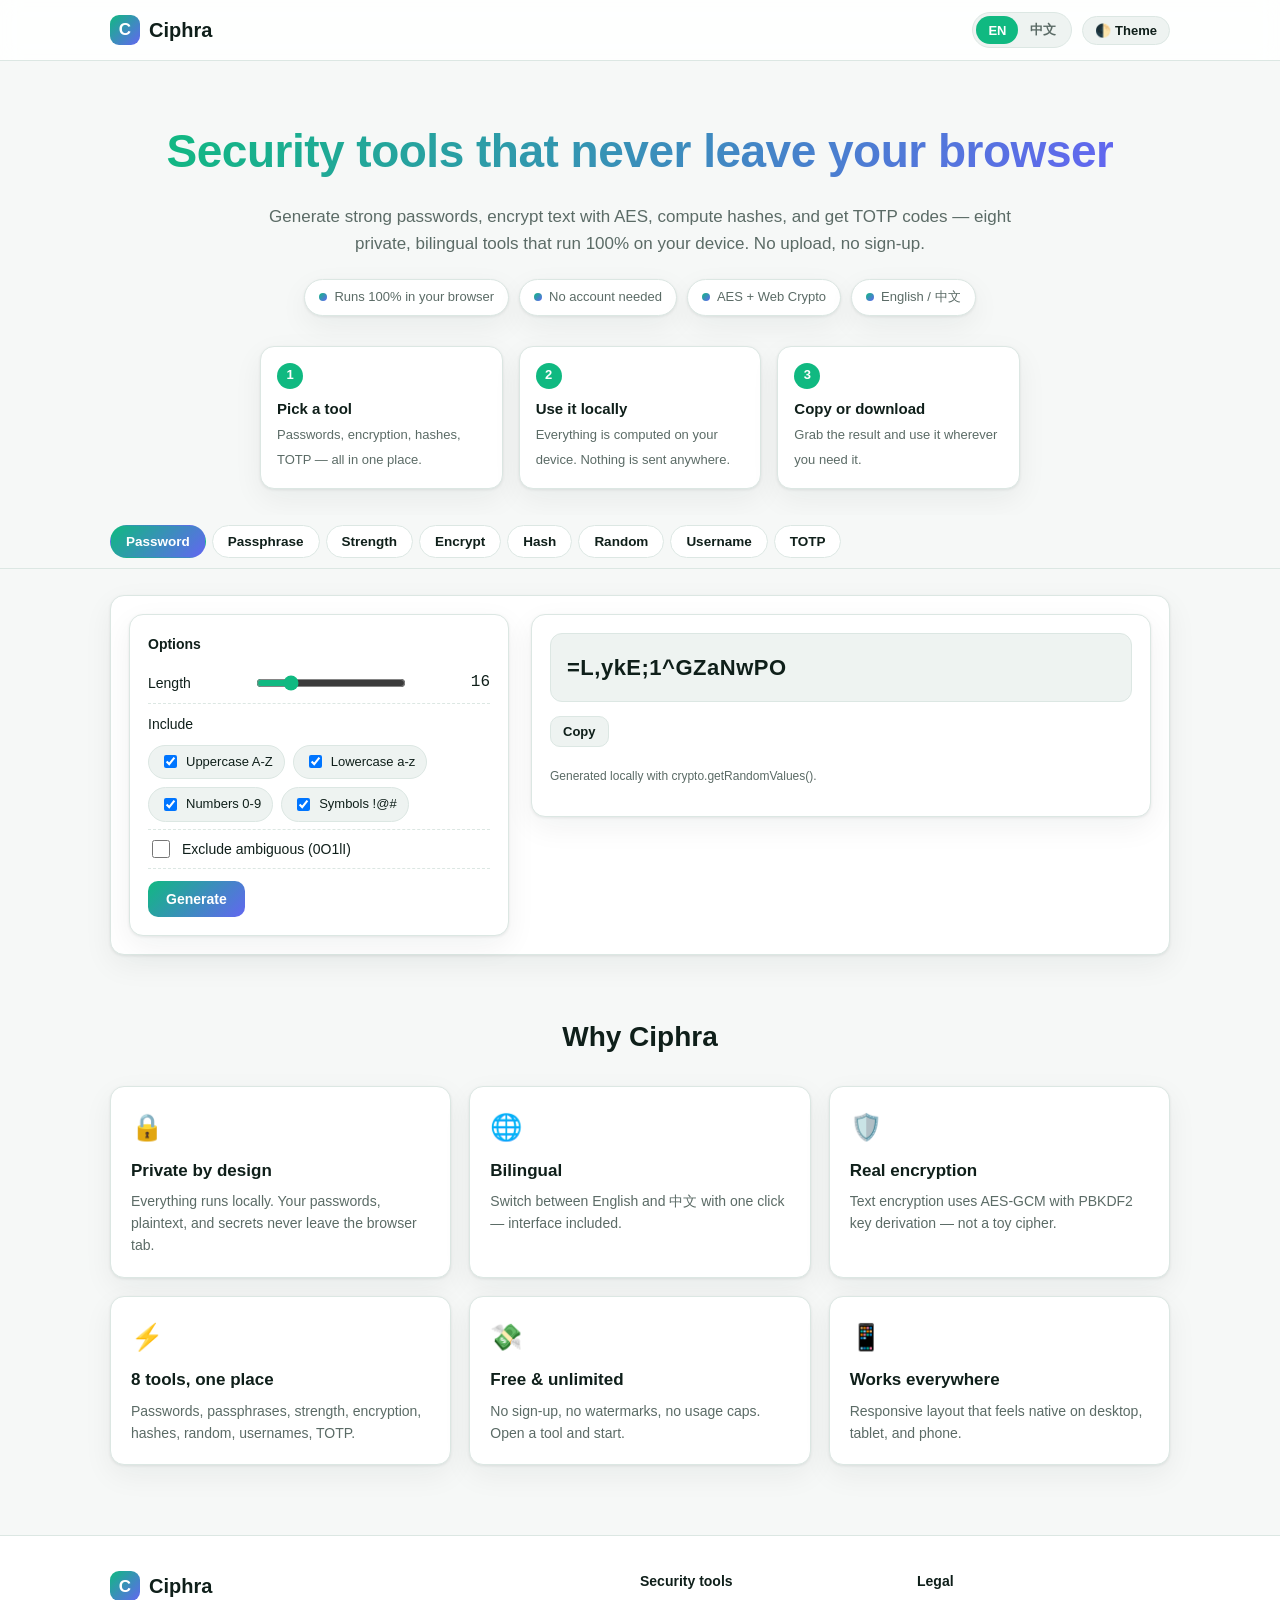
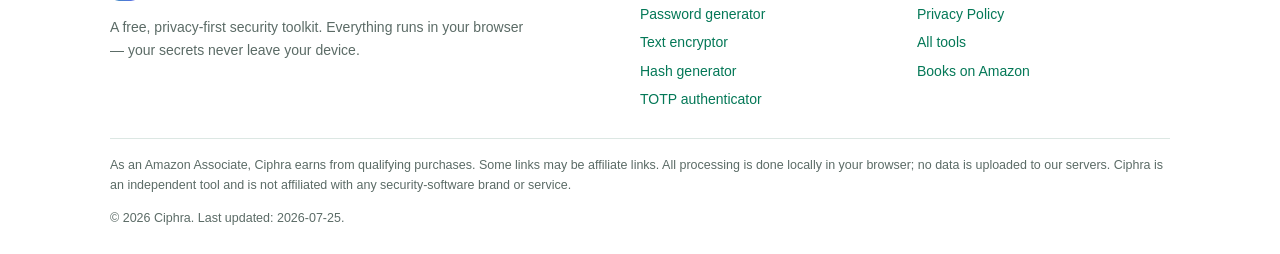
<file: index.html>
<!DOCTYPE html>
<html lang="en" data-theme="light" data-lang="en">
<head>
<meta charset="UTF-8" />
<meta name="viewport" content="width=device-width, initial-scale=1" />
<title>Ciphra — Free Online Security & Privacy Toolkit (Password, Encrypt, TOTP, Hash)</title>
<meta name="description" content="Ciphra is a free, bilingual security toolkit that runs 100% in your browser. Generate strong passwords and passphrases, check password strength, encrypt text with AES, compute hashes, generate random values, create usernames, and get TOTP codes. 中文界面可用。" />
<meta name="keywords" content="password generator, passphrase generator, password strength checker, text encryptor, AES encryption, hash generator, TOTP authenticator, random generator, 密码生成器, 加密, 双重验证" />
<meta name="author" content="Ciphra" />
<meta name="robots" content="index,follow" />
<link rel="canonical" href="https://ciphra.com/" />
<link rel="alternate" hreflang="en" href="https://ciphra.com/" />
<link rel="alternate" hreflang="zh-CN" href="https://ciphra.com/" />
<link rel="alternate" hreflang="x-default" href="https://ciphra.com/" />
<meta property="og:type" content="website" />
<meta property="og:title" content="Ciphra — Free Online Security & Privacy Toolkit" />
<meta property="og:description" content="Generate passwords, encrypt text with AES, compute hashes, get TOTP codes — all in your browser. No upload, no sign-up. 中文界面可用。" />
<meta property="og:url" content="https://ciphra.com/" />
<meta property="og:image" content="https://ciphra.com/og-image.png" />
<meta name="twitter:card" content="summary_large_image" />
<meta name="twitter:title" content="Ciphra — Free Online Security & Privacy Toolkit" />
<meta name="twitter:description" content="Free, private, bilingual security tools that run in your browser. Generate, encrypt, hash, and authenticate." />
<meta name="twitter:image" content="https://ciphra.com/og-image.png" />
<link rel="icon" type="image/svg+xml" href="favicon.svg" />
<link rel="stylesheet" href="styles.css" />
<!-- Google AdSense (Auto Ads) — placeholder, inert until a real account is connected.
     To go live: replace ca-pub-XXXXXXXXXXXXXX with your real publisher ID and uncomment. -->
<!-- <script async src="https://pagead2.googlesyndication.com/pagead/js/adsbygoogle.js?client=ca-pub-XXXXXXXXXXXXXX" crossorigin="anonymous"></script> -->
<script type="application/ld+json">
{
  "@context": "https://schema.org",
  "@type": "WebSite",
  "name": "Ciphra",
  "url": "https://ciphra.com/",
  "description": "Free, private, bilingual security & privacy toolkit that runs entirely in your browser.",
  "inLanguage": ["en", "zh-CN"],
  "potentialAction": { "@type": "SearchAction", "target": "https://ciphra.com/#tool-password", "query-input": "required name=query" }
}
</script>
<script type="application/ld+json">
{
  "@context": "https://schema.org",
  "@type": "ItemList",
  "name": "Ciphra Security Tools",
  "itemListElement": [
    { "@type": "ListItem", "position": 1, "name": "Password Generator", "url": "https://ciphra.com/tools/password-generator.html" },
    { "@type": "ListItem", "position": 2, "name": "Passphrase Generator", "url": "https://ciphra.com/tools/passphrase-generator.html" },
    { "@type": "ListItem", "position": 3, "name": "Password Strength Checker", "url": "https://ciphra.com/tools/password-strength.html" },
    { "@type": "ListItem", "position": 4, "name": "Text Encryptor & Decryptor", "url": "https://ciphra.com/tools/text-encryptor.html" },
    { "@type": "ListItem", "position": 5, "name": "Hash & Checksum Generator", "url": "https://ciphra.com/tools/hash-generator.html" },
    { "@type": "ListItem", "position": 6, "name": "Random Generator", "url": "https://ciphra.com/tools/random-generator.html" },
    { "@type": "ListItem", "position": 7, "name": "Username Generator", "url": "https://ciphra.com/tools/username-generator.html" },
    { "@type": "ListItem", "position": 8, "name": "TOTP Authenticator", "url": "https://ciphra.com/tools/totp-authenticator.html" }
  ]
}
</script>
<script type="application/ld+json">
{
  "@context": "https://schema.org",
  "@type": "Organization",
  "name": "Ciphra",
  "url": "https://ciphra.com/",
  "logo": "https://ciphra.com/favicon.svg",
  "description": "A free, privacy-first, bilingual security & privacy toolkit that runs entirely in your browser."
}
</script>
<script type="application/ld+json">
{
  "@context": "https://schema.org",
  "@type": "FAQPage",
  "mainEntity": [
    { "@type": "Question", "name": "Is my data uploaded to a server?", "acceptedAnswer": { "@type": "Answer", "text": "No. Every Ciphra tool runs entirely in your browser using client-side JavaScript. Passwords, plaintext, and secrets are never uploaded to any server." } },
    { "@type": "Question", "name": "Is Ciphra free to use?", "acceptedAnswer": { "@type": "Answer", "text": "Yes. All eight security tools are completely free, with no account, no watermarks, and no limits." } },
    { "@type": "Question", "name": "Does Ciphra support Chinese (中文)?", "acceptedAnswer": { "@type": "Answer", "text": "Yes. Ciphra has a one-click English / 中文 toggle in the header, so the entire interface can be switched to Simplified Chinese." } },
    { "@type": "Question", "name": "How does the text encryptor work?", "acceptedAnswer": { "@type": "Answer", "text": "The encryptor uses AES-GCM with a key derived from your passphrase via PBKDF2. Everything is computed locally; only the resulting ciphertext leaves your browser when you copy or download it." } },
    { "@type": "Question", "name": "Which tools are included?", "acceptedAnswer": { "@type": "Answer", "text": "Password generator, passphrase generator, password strength checker, text encryptor/decryptor, hash & checksum generator, random generator, username generator, and a TOTP authenticator." } }
  ]
}
</script>
</head>
<body>
<header class="site-header">
  <div class="wrap header-inner">
    <a class="brand" href="index.html"><span class="logo">C</span><span>Ciphra</span></a>
    <div class="header-actions">
      <div class="seg" id="lang-seg" role="group" aria-label="Language">
        <button data-lang-set="en" class="active">EN</button>
        <button data-lang-set="zh-CN">中文</button>
      </div>
      <button class="toggle-btn" id="theme-toggle" aria-label="Toggle theme">🌓 <span data-en="Theme" data-zh="主题">Theme</span></button>
    </div>
  </div>
</header>

<section class="hero wrap">
  <h1><span class="hl" data-en="Security tools that never leave your browser" data-zh="永远不会离开你浏览器的安全工具">Security tools that never leave your browser</span></h1>
  <p class="sub" data-en="Generate strong passwords, encrypt text with AES, compute hashes, and get TOTP codes — eight private, bilingual tools that run 100% on your device. No upload, no sign-up." data-zh="生成强密码、用 AES 加密文本、计算哈希、获取 TOTP 验证码——八款注重隐私的双语工具，全部在你的设备上运行。无需上传，无需注册。">Generate strong passwords, encrypt text with AES, compute hashes, and get TOTP codes — eight private, bilingual tools that run 100% on your device. No upload, no sign-up.</p>
  <div class="badges">
    <span class="badge"><span class="dot"></span><span data-en="Runs 100% in your browser" data-zh="全程在你的浏览器中运行">Runs 100% in your browser</span></span>
    <span class="badge"><span class="dot"></span><span data-en="No account needed" data-zh="无需注册账号">No account needed</span></span>
    <span class="badge"><span class="dot"></span><span data-en="AES + Web Crypto" data-zh="AES + Web Crypto">AES + Web Crypto</span></span>
    <span class="badge"><span class="dot"></span><span data-en="English / 中文" data-zh="英文 / 中文 双语">English / 中文</span></span>
  </div>
  <div class="steps">
    <div class="step"><div class="n">1</div><b data-en="Pick a tool" data-zh="选择一个工具">Pick a tool</b><span data-en="Passwords, encryption, hashes, TOTP — all in one place." data-zh="密码、加密、哈希、TOTP——一应俱全。">Passwords, encryption, hashes, TOTP — all in one place.</span></div>
    <div class="step"><div class="n">2</div><b data-en="Use it locally" data-zh="本地使用">Use it locally</b><span data-en="Everything is computed on your device. Nothing is sent anywhere." data-zh="所有计算都在你的设备上完成，任何数据都不会被发送。">Everything is computed on your device. Nothing is sent anywhere.</span></div>
    <div class="step"><div class="n">3</div><b data-en="Copy or download" data-zh="复制或下载">Copy or download</b><span data-en="Grab the result and use it wherever you need it." data-zh="获取结果，在你需要的地方使用。">Grab the result and use it wherever you need it.</span></div>
  </div>
</section>

<nav class="toolnav">
  <div class="wrap toolnav-inner" id="toolnav">
    <button class="tab active" data-tool="password" data-en="Password" data-zh="密码生成">Password</button>
    <button class="tab" data-tool="passphrase" data-en="Passphrase" data-zh="密语生成">Passphrase</button>
    <button class="tab" data-tool="strength" data-en="Strength" data-zh="强度检测">Strength</button>
    <button class="tab" data-tool="encrypt" data-en="Encrypt" data-zh="文本加密">Encrypt</button>
    <button class="tab" data-tool="hash" data-en="Hash" data-zh="哈希校验">Hash</button>
    <button class="tab" data-tool="random" data-en="Random" data-zh="随机数">Random</button>
    <button class="tab" data-tool="username" data-en="Username" data-zh="用户名生成">Username</button>
    <button class="tab" data-tool="totp" data-en="TOTP" data-zh="动态验证码">TOTP</button>
  </div>
</nav>

<main class="wrap studio">

  <!-- 1. PASSWORD -->
  <section class="tool-panel active panel" data-tool="password" id="tool-password">
    <div class="panel">
      <label class="panel-label" data-en="Options" data-zh="选项">Options</label>
      <div class="row">
        <span class="opt-label" data-en="Length" data-zh="长度">Length</span>
        <input type="range" min="4" max="64" value="16" class="range" id="pw-length" />
        <span id="pw-length-val" class="mono">16</span>
      </div>
      <div class="row" style="display:block">
        <span class="opt-label" data-en="Include" data-zh="包含">Include</span>
        <div class="checkgroup" style="margin-top:8px">
          <label><input type="checkbox" id="pw-upper" checked /> <span data-en="Uppercase A-Z" data-zh="大写 A-Z">Uppercase A-Z</span></label>
          <label><input type="checkbox" id="pw-lower" checked /> <span data-en="Lowercase a-z" data-zh="小写 a-z">Lowercase a-z</span></label>
          <label><input type="checkbox" id="pw-num" checked /> <span data-en="Numbers 0-9" data-zh="数字 0-9">Numbers 0-9</span></label>
          <label><input type="checkbox" id="pw-sym" checked /> <span data-en="Symbols !@#" data-zh="符号 !@#">Symbols !@#</span></label>
        </div>
      </div>
      <div class="row"><label class="switch"><input type="checkbox" id="pw-amb" /> <span data-en="Exclude ambiguous (0O1lI)" data-zh="排除易混淆字符 (0O1lI)">Exclude ambiguous (0O1lI)</span></label></div>
      <div class="actions" style="margin-top:12px">
        <button class="btn" id="pw-gen" data-en="Generate" data-zh="生成">Generate</button>
      </div>
    </div>
    <div class="panel preview-panel">
      <div class="out-box"><div class="out-big" id="pw-out">—</div></div>
      <div class="actions">
        <button class="btn ghost sm" id="pw-copy" data-en="Copy" data-zh="复制">Copy</button>
      </div>
      <p class="hint" id="pw-hint" data-en="Generated locally with crypto.getRandomValues()." data-zh="使用 crypto.getRandomValues() 在本地生成。">Generated locally with crypto.getRandomValues().</p>
    </div>
  </section>

  <!-- 2. PASSPHRASE -->
  <section class="tool-panel panel" data-tool="passphrase" id="tool-passphrase">
    <div class="panel">
      <label class="panel-label" data-en="Options" data-zh="选项">Options</label>
      <div class="row">
        <span class="opt-label" data-en="Words" data-zh="词数">Words</span>
        <input type="number" id="pp-words" min="3" max="12" value="5" />
      </div>
      <div class="row">
        <span class="opt-label" data-en="Separator" data-zh="分隔符">Separator</span>
        <select id="pp-sep">
          <option value="-">- (hyphen)</option>
          <option value=".">. (dot)</option>
          <option value=" ">␣ (space)</option>
          <option value="_">_ (underscore)</option>
        </select>
      </div>
      <div class="row"><label class="switch"><input type="checkbox" id="pp-cap" checked /> <span data-en="Capitalize words" data-zh="首字母大写">Capitalize words</span></label></div>
      <div class="row"><label class="switch"><input type="checkbox" id="pp-num" /> <span data-en="Add a trailing number" data-zh="末尾加数字">Add a trailing number</span></label></div>
      <div class="actions" style="margin-top:12px">
        <button class="btn" id="pp-gen" data-en="Generate" data-zh="生成">Generate</button>
      </div>
    </div>
    <div class="panel preview-panel">
      <div class="out-box"><div class="out-big" style="font-size:18px" id="pp-out">—</div></div>
      <div class="actions">
        <button class="btn ghost sm" id="pp-copy" data-en="Copy" data-zh="复制">Copy</button>
      </div>
      <p class="hint" data-en="Diceware-style phrases drawn from a local word list using a secure random source." data-zh="使用安全随机源从本地词表中抽取的密语（diceware 风格）。">Diceware-style phrases drawn from a local word list using a secure random source.</p>
    </div>
  </section>

  <!-- 3. STRENGTH -->
  <section class="tool-panel panel" data-tool="strength" id="tool-strength">
    <div class="panel">
      <label class="panel-label" data-en="Enter a password to analyze" data-zh="输入要分析的密码">Enter a password to analyze</label>
      <input type="text" class="input" id="st-input" placeholder="type or paste a password…" autocomplete="off" />
      <label class="switch" style="margin-top:10px"><input type="checkbox" id="st-show" /> <span data-en="Show characters" data-zh="显示字符">Show characters</span></label>
      <p class="hint" data-en="Analysis happens entirely in your browser. Nothing is stored or transmitted." data-zh="分析完全在你的浏览器中进行，任何数据都不会被存储或传输。">Analysis happens entirely in your browser. Nothing is stored or transmitted.</p>
    </div>
    <div class="panel preview-panel">
      <div class="out-box">
        <div style="display:flex;justify-content:space-between;align-items:center">
          <b id="st-label" data-en="Strength" data-zh="强度">Strength</b>
          <span id="st-score" class="mono">—</span>
        </div>
        <div class="meter"><span id="st-bar"></span></div>
        <ul class="feedback" id="st-feedback"></ul>
      </div>
    </div>
  </section>

  <!-- 4. ENCRYPT -->
  <section class="tool-panel panel" data-tool="encrypt" id="tool-encrypt">
    <div class="panel">
      <label class="panel-label" data-en="Mode" data-zh="模式">Mode</label>
      <div class="seg" id="enc-mode" style="margin-bottom:12px">
        <button data-mode="encrypt" class="active" data-en="Encrypt" data-zh="加密">Encrypt</button>
        <button data-mode="decrypt" data-en="Decrypt" data-zh="解密">Decrypt</button>
      </div>
      <label class="panel-label" data-en="Passphrase" data-zh="口令">Passphrase</label>
      <input type="password" class="input" id="enc-pass" placeholder="your secret passphrase" autocomplete="off" />
      <label class="panel-label" style="margin-top:14px" data-en="Text" data-zh="文本">Text</label>
      <textarea class="input" id="enc-text" placeholder="type or paste text here…"></textarea>
      <div class="actions" style="margin-top:12px">
        <button class="btn" id="enc-run" data-en="Run" data-zh="执行">Run</button>
      </div>
      <p class="hint" data-en="AES-GCM 256-bit. Key derived with PBKDF2 (SHA-256, 150k iterations). All local." data-zh="AES-GCM 256 位，密钥由 PBKDF2（SHA-256, 15 万次迭代）派生。全程本地。">AES-GCM 256-bit. Key derived with PBKDF2 (SHA-256, 150k iterations). All local.</p>
    </div>
    <div class="panel preview-panel">
      <div class="out-box"><pre class="out-pre" id="enc-out">—</pre></div>
      <div class="actions">
        <button class="btn ghost sm" id="enc-copy" data-en="Copy" data-zh="复制">Copy</button>
      </div>
    </div>
  </section>

  <!-- 5. HASH -->
  <section class="tool-panel panel" data-tool="hash" id="tool-hash">
    <div class="panel">
      <label class="panel-label" data-en="Algorithm" data-zh="算法">Algorithm</label>
      <select id="hash-algo" style="width:100%;border:1px solid var(--border);border-radius:8px;padding:9px 10px;background:var(--surface-2);color:var(--text);font-size:14px">
        <option value="SHA-256">SHA-256</option>
        <option value="SHA-384">SHA-384</option>
        <option value="SHA-512">SHA-512</option>
        <option value="SHA-1">SHA-1 (legacy)</option>
        <option value="MD5">MD5 (legacy)</option>
      </select>
      <label class="panel-label" style="margin-top:14px" data-en="Input" data-zh="输入">Input</label>
      <textarea class="input" id="hash-input" placeholder="type or paste text to hash…"></textarea>
      <div class="actions" style="margin-top:12px">
        <button class="btn" id="hash-run" data-en="Compute hash" data-zh="计算哈希">Compute hash</button>
      </div>
      <p class="hint" data-en="SHA family uses the browser Web Crypto API; MD5/SHA-1 are computed locally too." data-zh="SHA 系列使用浏览器 Web Crypto API；MD5/SHA-1 同样在本地计算。">SHA family uses the browser Web Crypto API; MD5/SHA-1 are computed locally too.</p>
    </div>
    <div class="panel preview-panel">
      <div class="out-box"><pre class="out-pre" id="hash-out">—</pre></div>
      <div class="actions">
        <button class="btn ghost sm" id="hash-copy" data-en="Copy" data-zh="复制">Copy</button>
      </div>
    </div>
  </section>

  <!-- 6. RANDOM -->
  <section class="tool-panel panel" data-tool="random" id="tool-random">
    <div class="panel">
      <label class="panel-label" data-en="Type" data-zh="类型">Type</label>
      <select id="rnd-type" style="width:100%;border:1px solid var(--border);border-radius:8px;padding:9px 10px;background:var(--surface-2);color:var(--text);font-size:14px">
        <option value="int" data-en="Integer range" data-zh="整数范围">Integer range</option>
        <option value="dice" data-en="Dice roll (d6)" data-zh="掷骰子 (d6)">Dice roll (d6)</option>
        <option value="coin" data-en="Coin flip" data-zh="抛硬币">Coin flip</option>
        <option value="bytes" data-en="Random bytes (hex)" data-zh="随机字节 (hex)">Random bytes (hex)</option>
        <option value="uuid" data-en="UUID v4" data-zh="UUID v4">UUID v4</option>
      </select>
      <div id="rnd-int-opts">
        <div class="row"><span class="opt-label" data-en="Min" data-zh="最小">Min</span><input type="number" id="rnd-min" value="1" /></div>
        <div class="row"><span class="opt-label" data-en="Max" data-zh="最大">Max</span><input type="number" id="rnd-max" value="100" /></div>
      </div>
      <div class="row"><span class="opt-label" data-en="Count" data-zh="数量">Count</span><input type="number" id="rnd-count" min="1" max="50" value="6" /></div>
      <div class="actions" style="margin-top:12px">
        <button class="btn" id="rnd-gen" data-en="Generate" data-zh="生成">Generate</button>
      </div>
    </div>
    <div class="panel preview-panel">
      <div class="out-box"><pre class="out-pre" id="rnd-out">—</pre></div>
      <div class="actions">
        <button class="btn ghost sm" id="rnd-copy" data-en="Copy" data-zh="复制">Copy</button>
      </div>
    </div>
  </section>

  <!-- 7. USERNAME -->
  <section class="tool-panel panel" data-tool="username" id="tool-username">
    <div class="panel">
      <label class="panel-label" data-en="Style" data-zh="风格">Style</label>
      <select id="un-style" style="width:100%;border:1px solid var(--border);border-radius:8px;padding:9px 10px;background:var(--surface-2);color:var(--text);font-size:14px">
        <option value="word" data-en="word + number" data-zh="单词 + 数字">word + number</option>
        <option value="adj" data-en="adjective_noun" data-zh="形容词_名词">adjective_noun</option>
        <option value="leet" data-en="leet word" data-zh="极客替换词">leet word</option>
      </select>
      <div class="row"><span class="opt-label" data-en="Count" data-zh="数量">Count</span><input type="number" id="un-count" min="1" max="50" value="8" /></div>
      <div class="actions" style="margin-top:12px">
        <button class="btn" id="un-gen" data-en="Generate" data-zh="生成">Generate</button>
      </div>
      <p class="hint" data-en="Great for creating unique handles without reusing personal info." data-zh="适合在不复用个人信息的前提下创建独特昵称。">Great for creating unique handles without reusing personal info.</p>
    </div>
    <div class="panel preview-panel">
      <div class="out-box"><pre class="out-pre" id="un-out">—</pre></div>
      <div class="actions">
        <button class="btn ghost sm" id="un-copy" data-en="Copy" data-zh="复制">Copy</button>
      </div>
    </div>
  </section>

  <!-- 8. TOTP -->
  <section class="tool-panel panel" data-tool="totp" id="tool-totp">
    <div class="panel">
      <label class="panel-label" data-en="Secret (Base32)" data-zh="密钥 (Base32)">Secret (Base32)</label>
      <input type="text" class="input mono" id="totp-secret" placeholder="JBSWY3DPEHPK3PXP" style="text-transform:uppercase" />
      <div class="actions" style="margin-top:10px">
        <button class="btn ghost sm" id="totp-rand" data-en="Random secret" data-zh="随机密钥">Random secret</button>
      </div>
      <p class="hint" data-en="RFC 6238 TOTP. Code is computed locally from the secret and the current time." data-zh="RFC 6238 TOTP。验证码由密钥与当前时间在本地计算。">RFC 6238 TOTP. Code is computed locally from the secret and the current time.</p>
    </div>
    <div class="panel preview-panel">
      <div style="display:flex;align-items:center;gap:22px">
        <div class="totp-code" id="totp-code">------</div>
        <svg class="totp-ring" width="56" height="56" viewBox="0 0 56 56">
          <circle class="bg" cx="28" cy="28" r="24"></circle>
          <circle class="fg" id="totp-ring-fg" cx="28" cy="28" r="24" stroke-dasharray="150.8" stroke-dashoffset="0"></circle>
        </svg>
      </div>
      <p class="hint" id="totp-note" data-en="Refreshes every 30 seconds." data-zh="每 30 秒刷新一次。">Refreshes every 30 seconds.</p>
    </div>
  </section>

</main>

<section class="features wrap">
  <h2 data-en="Why Ciphra" data-zh="为什么选择 Ciphra">Why Ciphra</h2>
  <div class="feature-grid">
    <div class="feature"><div class="ficon">🔒</div><h3 data-en="Private by design" data-zh="隐私优先">Private by design</h3><p data-en="Everything runs locally. Your passwords, plaintext, and secrets never leave the browser tab." data-zh="所有操作都在本地运行，密码、明文与密钥绝不会离开浏览器。">Everything runs locally. Your passwords, plaintext, and secrets never leave the browser tab.</p></div>
    <div class="feature"><div class="ficon">🌐</div><h3 data-en="Bilingual" data-zh="中英双语">Bilingual</h3><p data-en="Switch between English and 中文 with one click — interface included." data-zh="一键在英文与中文之间切换，界面完整支持。">Switch between English and 中文 with one click — interface included.</p></div>
    <div class="feature"><div class="ficon">🛡️</div><h3 data-en="Real encryption" data-zh="真正加密">Real encryption</h3><p data-en="Text encryption uses AES-GCM with PBKDF2 key derivation — not a toy cipher." data-zh="文本加密采用 AES-GCM 配合 PBKDF2 密钥派生，并非玩具级加密。">Text encryption uses AES-GCM with PBKDF2 key derivation — not a toy cipher.</p></div>
    <div class="feature"><div class="ficon">⚡</div><h3 data-en="8 tools, one place" data-zh="8 款工具，一处集成">8 tools, one place</h3><p data-en="Passwords, passphrases, strength, encryption, hashes, random, usernames, TOTP." data-zh="密码、密语、强度检测、加密、哈希、随机数、用户名与 TOTP。">Passwords, passphrases, strength, encryption, hashes, random, usernames, TOTP.</p></div>
    <div class="feature"><div class="ficon">💸</div><h3 data-en="Free &amp; unlimited" data-zh="免费且不限次">Free &amp; unlimited</h3><p data-en="No sign-up, no watermarks, no usage caps. Open a tool and start." data-zh="无需注册、不加水印、不限次数。打开即用。">No sign-up, no watermarks, no usage caps. Open a tool and start.</p></div>
    <div class="feature"><div class="ficon">📱</div><h3 data-en="Works everywhere" data-zh="随处可用">Works everywhere</h3><p data-en="Responsive layout that feels native on desktop, tablet, and phone." data-zh="响应式布局，在桌面、平板和手机上都流畅自然。">Responsive layout that feels native on desktop, tablet, and phone.</p></div>
  </div>
</section>

<footer class="site-footer">
  <div class="wrap">
    <div class="foot-grid">
      <div>
        <div class="brand" style="margin-bottom:10px"><span class="logo">C</span><span>Ciphra</span></div>
        <p class="priv-safe" data-en="A free, privacy-first security toolkit. Everything runs in your browser — your secrets never leave your device." data-zh="免费、注重隐私的安全工具集。所有操作都在你的浏览器中完成——密钥绝不离开你的设备。">A free, privacy-first security toolkit. Everything runs in your browser — your secrets never leave your device.</p>
      </div>
      <div>
        <h4 data-en="Security tools" data-zh="安全工具">Security tools</h4>
        <ul>
          <li><a href="index.html#tool-password" data-en="Password generator" data-zh="密码生成器">Password generator</a></li>
          <li><a href="index.html#tool-encrypt" data-en="Text encryptor" data-zh="文本加密">Text encryptor</a></li>
          <li><a href="index.html#tool-hash" data-en="Hash generator" data-zh="哈希生成器">Hash generator</a></li>
          <li><a href="index.html#tool-totp" data-en="TOTP authenticator" data-zh="TOTP 验证器">TOTP authenticator</a></li>
        </ul>
      </div>
      <div>
        <h4 data-en="Legal" data-zh="法律">Legal</h4>
        <ul>
          <li><a href="privacy.html" data-en="Privacy Policy" data-zh="隐私政策">Privacy Policy</a></li>
          <li><a href="index.html" data-en="All tools" data-zh="全部工具">All tools</a></li>
          <li><a href="https://www.amazon.com/s?k=cybersecurity+books&tag=ciphra-20" target="_blank" rel="sponsored nofollow noopener" data-en="Books on Amazon" data-zh="Amazon 上的图书">Books on Amazon</a></li>
        </ul>
      </div>
    </div>
    <p class="disclosure" data-en="As an Amazon Associate, Ciphra earns from qualifying purchases. Some links may be affiliate links. All processing is done locally in your browser; no data is uploaded to our servers. Ciphra is an independent tool and is not affiliated with any security-software brand or service." data-zh="作为 Amazon Associates 会员，Ciphra 可从符合条件的购买中获得收益。部分链接可能为联盟链接。所有处理均在你的浏览器本地完成，数据不会上传到我们的服务器。Ciphra 是独立工具，与任何安全软件品牌或服务无隶属关系。">As an Amazon Associate, Ciphra earns from qualifying purchases. Some links may be affiliate links. All processing is done locally in your browser; no data is uploaded to our servers. Ciphra is an independent tool and is not affiliated with any security-software brand or service.</p>
    <p class="copyright" data-en="© 2026 Ciphra. Last updated: 2026-07-25." data-zh="© 2026 Ciphra。最后更新：2026-07-25。">© 2026 Ciphra. Last updated: 2026-07-25.</p>
  </div>
</footer>
<script src="app.js"></script>
</body>
</html>
</file>
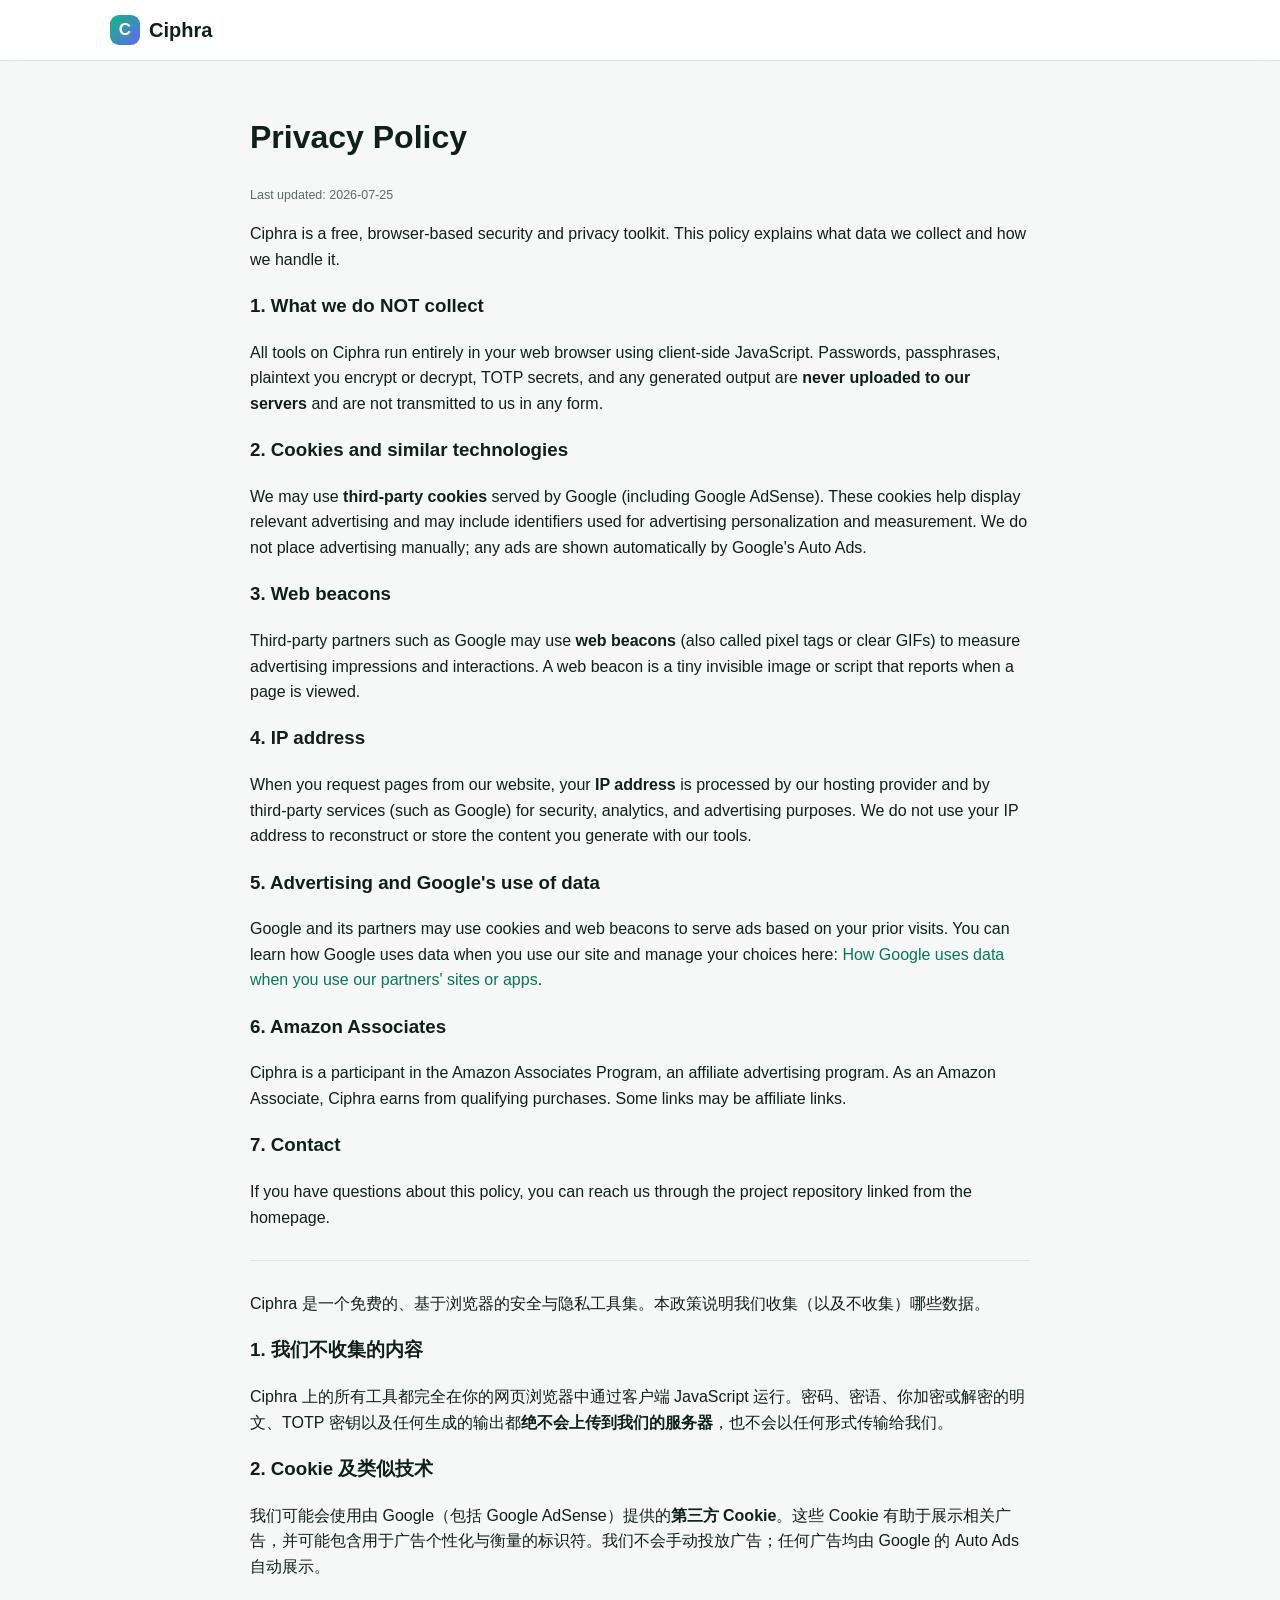
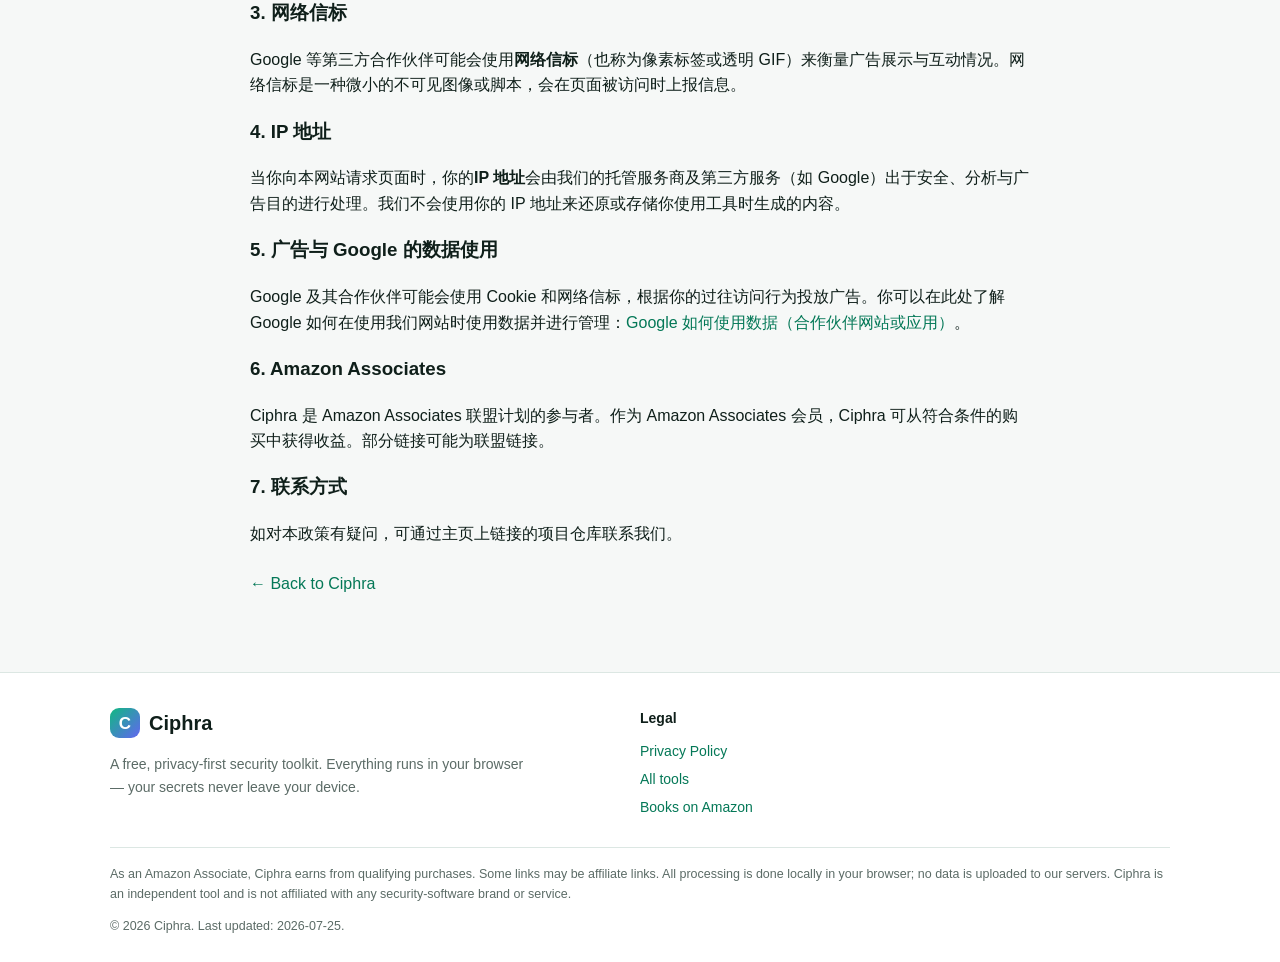
<file: privacy.html>
<!DOCTYPE html>
<html lang="en" data-theme="light" data-lang="en">
<head>
<meta charset="UTF-8" />
<meta name="viewport" content="width=device-width, initial-scale=1" />
<title>Privacy Policy — Ciphra</title>
<meta name="description" content="Ciphra privacy policy: how this browser-based security toolkit handles (and does not handle) your data." />
<meta name="robots" content="index,follow" />
<link rel="canonical" href="https://ciphra.com/privacy.html" />
<link rel="alternate" hreflang="en" href="https://ciphra.com/privacy.html" />
<link rel="alternate" hreflang="zh-CN" href="https://ciphra.com/privacy.html" />
<link rel="alternate" hreflang="x-default" href="https://ciphra.com/privacy.html" />
<meta property="og:title" content="Privacy Policy — Ciphra" />
<meta property="og:url" content="https://ciphra.com/privacy.html" />
<meta property="og:image" content="https://ciphra.com/og-image.png" />
<link rel="icon" type="image/svg+xml" href="favicon.svg" />
<link rel="stylesheet" href="styles.css" />
</head>
<body>
<header class="site-header">
  <div class="wrap header-inner">
    <a class="brand" href="index.html"><span class="logo">C</span><span>Ciphra</span></a>
  </div>
</header>

<main class="wrap" style="max-width:820px;padding-top:30px;padding-bottom:40px">
  <h1 data-en="Privacy Policy" data-zh="隐私政策">Privacy Policy</h1>
  <p class="copyright" data-en="Last updated: 2026-07-25" data-zh="最后更新：2026-07-25">Last updated: 2026-07-25</p>

  <section lang="en">
    <p>Ciphra is a free, browser-based security and privacy toolkit. This policy explains what data we collect and how we handle it.</p>

    <h3>1. What we do NOT collect</h3>
    <p>All tools on Ciphra run entirely in your web browser using client-side JavaScript. Passwords, passphrases, plaintext you encrypt or decrypt, TOTP secrets, and any generated output are <strong>never uploaded to our servers</strong> and are not transmitted to us in any form.</p>

    <h3>2. Cookies and similar technologies</h3>
    <p>We may use <strong>third-party cookies</strong> served by Google (including Google AdSense). These cookies help display relevant advertising and may include identifiers used for advertising personalization and measurement. We do not place advertising manually; any ads are shown automatically by Google's Auto Ads.</p>

    <h3>3. Web beacons</h3>
    <p>Third-party partners such as Google may use <strong>web beacons</strong> (also called pixel tags or clear GIFs) to measure advertising impressions and interactions. A web beacon is a tiny invisible image or script that reports when a page is viewed.</p>

    <h3>4. IP address</h3>
    <p>When you request pages from our website, your <strong>IP address</strong> is processed by our hosting provider and by third-party services (such as Google) for security, analytics, and advertising purposes. We do not use your IP address to reconstruct or store the content you generate with our tools.</p>

    <h3>5. Advertising and Google's use of data</h3>
    <p>Google and its partners may use cookies and web beacons to serve ads based on your prior visits. You can learn how Google uses data when you use our site and manage your choices here: <a href="https://www.google.com/policies/privacy/partners/" target="_blank" rel="noopener">How Google uses data when you use our partners' sites or apps</a>.</p>

    <h3>6. Amazon Associates</h3>
    <p>Ciphra is a participant in the Amazon Associates Program, an affiliate advertising program. As an Amazon Associate, Ciphra earns from qualifying purchases. Some links may be affiliate links.</p>

    <h3>7. Contact</h3>
    <p>If you have questions about this policy, you can reach us through the project repository linked from the homepage.</p>
  </section>

  <hr style="margin:30px 0;border:0;border-top:1px solid var(--border)" />

  <section lang="zh-CN">
    <p>Ciphra 是一个免费的、基于浏览器的安全与隐私工具集。本政策说明我们收集（以及不收集）哪些数据。</p>

    <h3>1. 我们不收集的内容</h3>
    <p>Ciphra 上的所有工具都完全在你的网页浏览器中通过客户端 JavaScript 运行。密码、密语、你加密或解密的明文、TOTP 密钥以及任何生成的输出都<strong>绝不会上传到我们的服务器</strong>，也不会以任何形式传输给我们。</p>

    <h3>2. Cookie 及类似技术</h3>
    <p>我们可能会使用由 Google（包括 Google AdSense）提供的<strong>第三方 Cookie</strong>。这些 Cookie 有助于展示相关广告，并可能包含用于广告个性化与衡量的标识符。我们不会手动投放广告；任何广告均由 Google 的 Auto Ads 自动展示。</p>

    <h3>3. 网络信标</h3>
    <p>Google 等第三方合作伙伴可能会使用<strong>网络信标</strong>（也称为像素标签或透明 GIF）来衡量广告展示与互动情况。网络信标是一种微小的不可见图像或脚本，会在页面被访问时上报信息。</p>

    <h3>4. IP 地址</h3>
    <p>当你向本网站请求页面时，你的<strong>IP 地址</strong>会由我们的托管服务商及第三方服务（如 Google）出于安全、分析与广告目的进行处理。我们不会使用你的 IP 地址来还原或存储你使用工具时生成的内容。</p>

    <h3>5. 广告与 Google 的数据使用</h3>
    <p>Google 及其合作伙伴可能会使用 Cookie 和网络信标，根据你的过往访问行为投放广告。你可以在此处了解 Google 如何在使用我们网站时使用数据并进行管理：<a href="https://www.google.com/policies/privacy/partners/" target="_blank" rel="noopener">Google 如何使用数据（合作伙伴网站或应用）</a>。</p>

    <h3>6. Amazon Associates</h3>
    <p>Ciphra 是 Amazon Associates 联盟计划的参与者。作为 Amazon Associates 会员，Ciphra 可从符合条件的购买中获得收益。部分链接可能为联盟链接。</p>

    <h3>7. 联系方式</h3>
    <p>如对本政策有疑问，可通过主页上链接的项目仓库联系我们。</p>
  </section>

  <p style="margin-top:24px"><a href="index.html" data-en="← Back to Ciphra" data-zh="← 返回 Ciphra">← Back to Ciphra</a></p>
</main>

<footer class="site-footer">
  <div class="wrap">
    <div class="foot-grid">
      <div>
        <div class="brand" style="margin-bottom:10px"><span class="logo">C</span><span>Ciphra</span></div>
        <p class="priv-safe" data-en="A free, privacy-first security toolkit. Everything runs in your browser — your secrets never leave your device." data-zh="免费、注重隐私的安全工具集。所有操作都在你的浏览器中完成——密钥绝不离开你的设备。">A free, privacy-first security toolkit. Everything runs in your browser — your secrets never leave your device.</p>
      </div>
      <div>
        <h4 data-en="Legal" data-zh="法律">Legal</h4>
        <ul>
          <li><a href="privacy.html" data-en="Privacy Policy" data-zh="隐私政策">Privacy Policy</a></li>
          <li><a href="index.html" data-en="All tools" data-zh="全部工具">All tools</a></li>
          <li><a href="https://www.amazon.com/s?k=cybersecurity+books&tag=ciphra-20" target="_blank" rel="sponsored nofollow noopener" data-en="Books on Amazon" data-zh="Amazon 上的图书">Books on Amazon</a></li>
        </ul>
      </div>
    </div>
    <p class="disclosure" data-en="As an Amazon Associate, Ciphra earns from qualifying purchases. Some links may be affiliate links. All processing is done locally in your browser; no data is uploaded to our servers. Ciphra is an independent tool and is not affiliated with any security-software brand or service." data-zh="作为 Amazon Associates 会员，Ciphra 可从符合条件的购买中获得收益。部分链接可能为联盟链接。所有处理均在你的浏览器本地完成，数据不会上传到我们的服务器。Ciphra 是独立工具，与任何安全软件品牌或服务无隶属关系。">As an Amazon Associate, Ciphra earns from qualifying purchases. Some links may be affiliate links. All processing is done locally in your browser; no data is uploaded to our servers. Ciphra is an independent tool and is not affiliated with any security-software brand or service.</p>
    <p class="copyright" data-en="© 2026 Ciphra. Last updated: 2026-07-25." data-zh="© 2026 Ciphra。最后更新：2026-07-25。">© 2026 Ciphra. Last updated: 2026-07-25.</p>
  </div>
</footer>
</body>
</html>
</file>
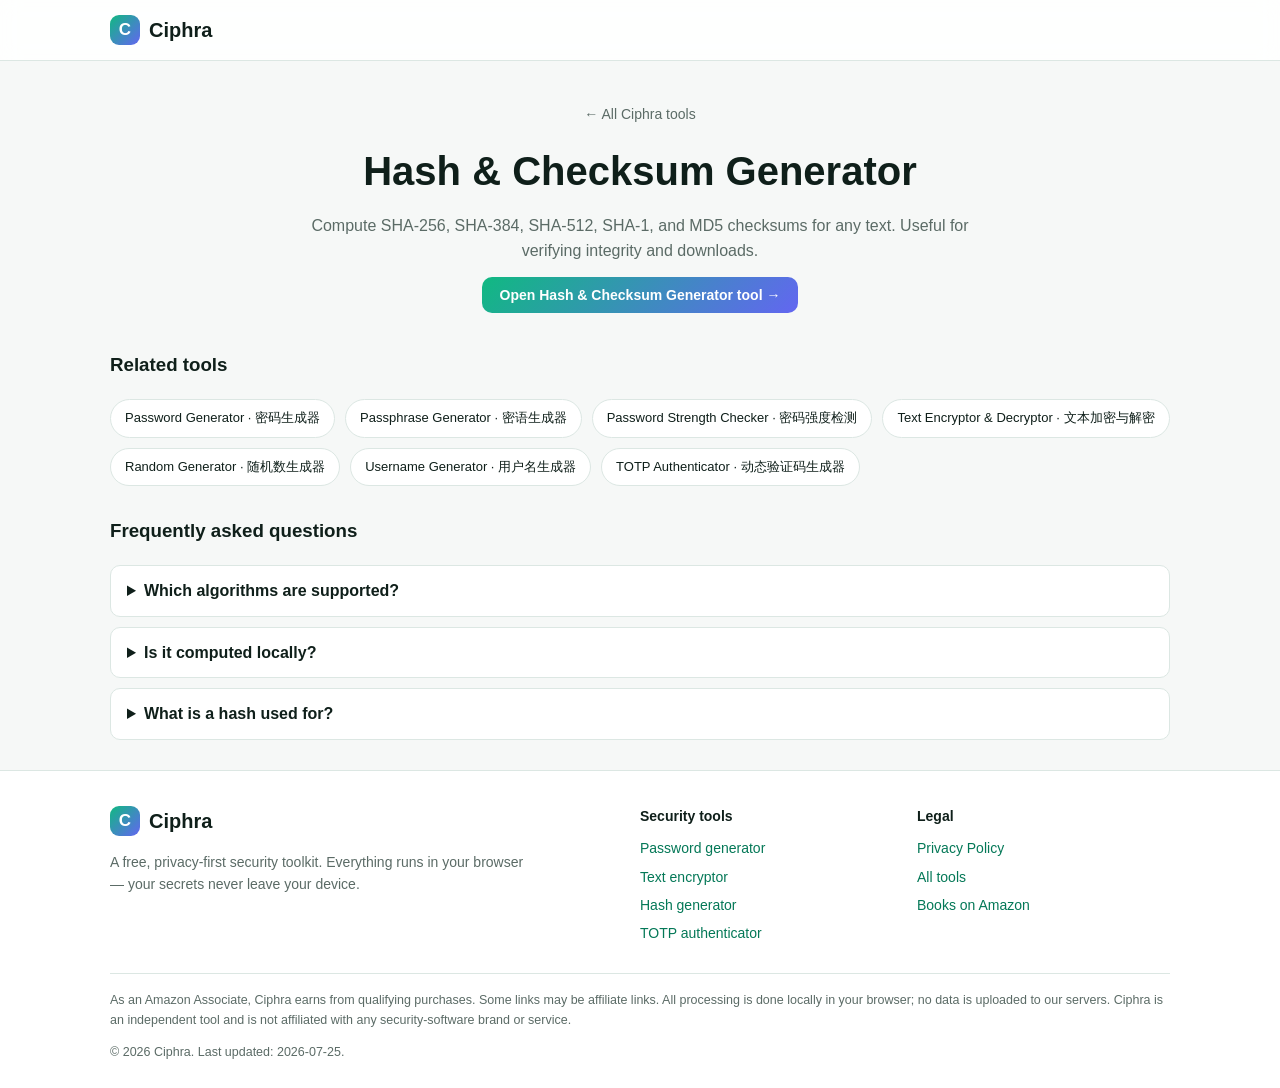
<file: tools/hash-generator.html>
<!DOCTYPE html>
<html lang="en" data-theme="light" data-lang="en">
<head>
<meta charset="UTF-8" />
<meta name="viewport" content="width=device-width, initial-scale=1" />
<title>Hash & Checksum Generator — Free Online Tool | Ciphra</title>
<meta name="description" content="Compute SHA-256, SHA-384, SHA-512, SHA-1, and MD5 checksums for any text. Useful for verifying integrity and downloads." />
<meta name="robots" content="index,follow" />
<link rel="canonical" href="https://ciphra.com/tools/hash-generator.html" />
<link rel="alternate" hreflang="en" href="https://ciphra.com/tools/hash-generator.html" />
<link rel="alternate" hreflang="zh-CN" href="https://ciphra.com/tools/hash-generator.html" />
<link rel="alternate" hreflang="x-default" href="https://ciphra.com/tools/hash-generator.html" />
<meta property="og:type" content="website" />
<meta property="og:title" content="Hash & Checksum Generator — Ciphra" />
<meta property="og:description" content="Compute SHA-256, SHA-384, SHA-512, SHA-1, and MD5 checksums for any text. Useful for verifying integrity and downloads." />
<meta property="og:url" content="https://ciphra.com/tools/hash-generator.html" />
<meta property="og:image" content="https://ciphra.com/og-image.png" />
<link rel="icon" type="image/svg+xml" href="../favicon.svg" />
<link rel="stylesheet" href="../styles.css" />
<script type="application/ld+json">{"@context":"https://schema.org","@type":"WebPage","name":"Hash & Checksum Generator — Ciphra","url":"https://ciphra.com/tools/hash-generator.html","description":"Compute SHA-256, SHA-384, SHA-512, SHA-1, and MD5 checksums for any text. Useful for verifying integrity and downloads.","inLanguage":["en","zh-CN"],"isPartOf":{"@type":"WebSite","name":"Ciphra","url":"https://ciphra.com/"}}</script>
<script type="application/ld+json">{"@context":"https://schema.org","@type":"FAQPage","mainEntity":[{"@type":"Question","name":"Which algorithms are supported?","acceptedAnswer":{"@type":"Answer","text":"SHA-256, SHA-384, SHA-512 (via Web Crypto), plus legacy SHA-1 and MD5 for compatibility."}},{"@type":"Question","name":"Is it computed locally?","acceptedAnswer":{"@type":"Answer","text":"Yes. Every hash is computed in your browser; the input text is not uploaded."}},{"@type":"Question","name":"What is a hash used for?","acceptedAnswer":{"@type":"Answer","text":"Hashes verify that data has not changed — e.g. confirming a downloaded file matches the publisher's checksum."}}]}</script>
</head>
<body>
<header class="site-header">
  <div class="wrap header-inner">
    <a class="brand" href="../index.html"><span class="logo">C</span><span>Ciphra</span></a>
  </div>
</header>
<main class="wrap">
  <section class="landing-hero">
    <a class="backlink" href="../index.html" data-en="← All Ciphra tools" data-zh="← 返回 Ciphra 全部工具">← All Ciphra tools</a>
    <h1>Hash & Checksum Generator</h1>
    <p data-en="Compute SHA-256, SHA-384, SHA-512, SHA-1, and MD5 checksums for any text. Useful for verifying integrity and downloads." data-zh="为任意文本计算 SHA-256、SHA-384、SHA-512、SHA-1 与 MD5 校验码，适合验证完整性与下载文件。">Compute SHA-256, SHA-384, SHA-512, SHA-1, and MD5 checksums for any text. Useful for verifying integrity and downloads.</p>
    <a class="btn" href="../index.html#tool-hash" data-en="Open Hash & Checksum Generator tool →" data-zh="打开哈希与校验码生成器工具 →">Open Hash & Checksum Generator tool →</a>
  </section>
  <section>
    <h3 data-en="Related tools" data-zh="相关工具">Related tools</h3>
    <div class="related"><a href="password-generator.html">Password Generator · 密码生成器</a><a href="passphrase-generator.html">Passphrase Generator · 密语生成器</a><a href="password-strength.html">Password Strength Checker · 密码强度检测</a><a href="text-encryptor.html">Text Encryptor & Decryptor · 文本加密与解密</a><a href="random-generator.html">Random Generator · 随机数生成器</a><a href="username-generator.html">Username Generator · 用户名生成器</a><a href="totp-authenticator.html">TOTP Authenticator · 动态验证码生成器</a></div>
  </section>
  <section class="faq">
    <h3 data-en="Frequently asked questions" data-zh="常见问题">Frequently asked questions</h3>
    
      <details><summary>Which algorithms are supported?</summary><p data-en="SHA-256, SHA-384, SHA-512 (via Web Crypto), plus legacy SHA-1 and MD5 for compatibility." data-zh="支持 SHA-256、SHA-384、SHA-512（通过 Web Crypto），以及兼容用的 SHA-1 与 MD5。">SHA-256, SHA-384, SHA-512 (via Web Crypto), plus legacy SHA-1 and MD5 for compatibility.</p></details>
      <details><summary>Is it computed locally?</summary><p data-en="Yes. Every hash is computed in your browser; the input text is not uploaded." data-zh="是的。所有哈希都在你的浏览器中计算，输入文本不会被上传。">Yes. Every hash is computed in your browser; the input text is not uploaded.</p></details>
      <details><summary>What is a hash used for?</summary><p data-en="Hashes verify that data has not changed — e.g. confirming a downloaded file matches the publisher's checksum." data-zh="哈希用于验证数据未被篡改，例如确认下载文件与发布方提供的校验码一致。">Hashes verify that data has not changed — e.g. confirming a downloaded file matches the publisher's checksum.</p></details>
  </section>
</main>
<footer class="site-footer">
  <div class="wrap">
    <div class="foot-grid">
      <div>
        <div class="brand" style="margin-bottom:10px"><span class="logo">C</span><span>Ciphra</span></div>
        <p class="priv-safe" data-en="A free, privacy-first security toolkit. Everything runs in your browser — your secrets never leave your device." data-zh="免费、注重隐私的安全工具集。所有操作都在你的浏览器中完成——密钥绝不离开你的设备。">A free, privacy-first security toolkit. Everything runs in your browser — your secrets never leave your device.</p>
      </div>
      <div>
        <h4 data-en="Security tools" data-zh="安全工具">Security tools</h4>
        <ul>
          <li><a href="../index.html#tool-password" data-en="Password generator" data-zh="密码生成器">Password generator</a></li>
          <li><a href="../index.html#tool-encrypt" data-en="Text encryptor" data-zh="文本加密">Text encryptor</a></li>
          <li><a href="../index.html#tool-hash" data-en="Hash generator" data-zh="哈希生成器">Hash generator</a></li>
          <li><a href="../index.html#tool-totp" data-en="TOTP authenticator" data-zh="TOTP 验证器">TOTP authenticator</a></li>
        </ul>
      </div>
      <div>
        <h4 data-en="Legal" data-zh="法律">Legal</h4>
        <ul>
          <li><a href="../privacy.html" data-en="Privacy Policy" data-zh="隐私政策">Privacy Policy</a></li>
          <li><a href="../index.html" data-en="All tools" data-zh="全部工具">All tools</a></li>
          <li><a href="https://www.amazon.com/s?k=cybersecurity+books&tag=ciphra-20" target="_blank" rel="sponsored nofollow noopener" data-en="Books on Amazon" data-zh="Amazon 上的图书">Books on Amazon</a></li>
        </ul>
      </div>
    </div>
    <p class="disclosure" data-en="As an Amazon Associate, Ciphra earns from qualifying purchases. Some links may be affiliate links. All processing is done locally in your browser; no data is uploaded to our servers. Ciphra is an independent tool and is not affiliated with any security-software brand or service." data-zh="作为 Amazon Associates 会员，Ciphra 可从符合条件的购买中获得收益。部分链接可能为联盟链接。所有处理均在你的浏览器本地完成，数据不会上传到我们的服务器。Ciphra 是独立工具，与任何安全软件品牌或服务无隶属关系。">As an Amazon Associate, Ciphra earns from qualifying purchases. Some links may be affiliate links. All processing is done locally in your browser; no data is uploaded to our servers. Ciphra is an independent tool and is not affiliated with any security-software brand or service.</p>
    <p class="copyright" data-en="© 2026 Ciphra. Last updated: 2026-07-25." data-zh="© 2026 Ciphra。最后更新：2026-07-25。">© 2026 Ciphra. Last updated: 2026-07-25.</p>
  </div>
</footer>
</body>
</html>
</file>
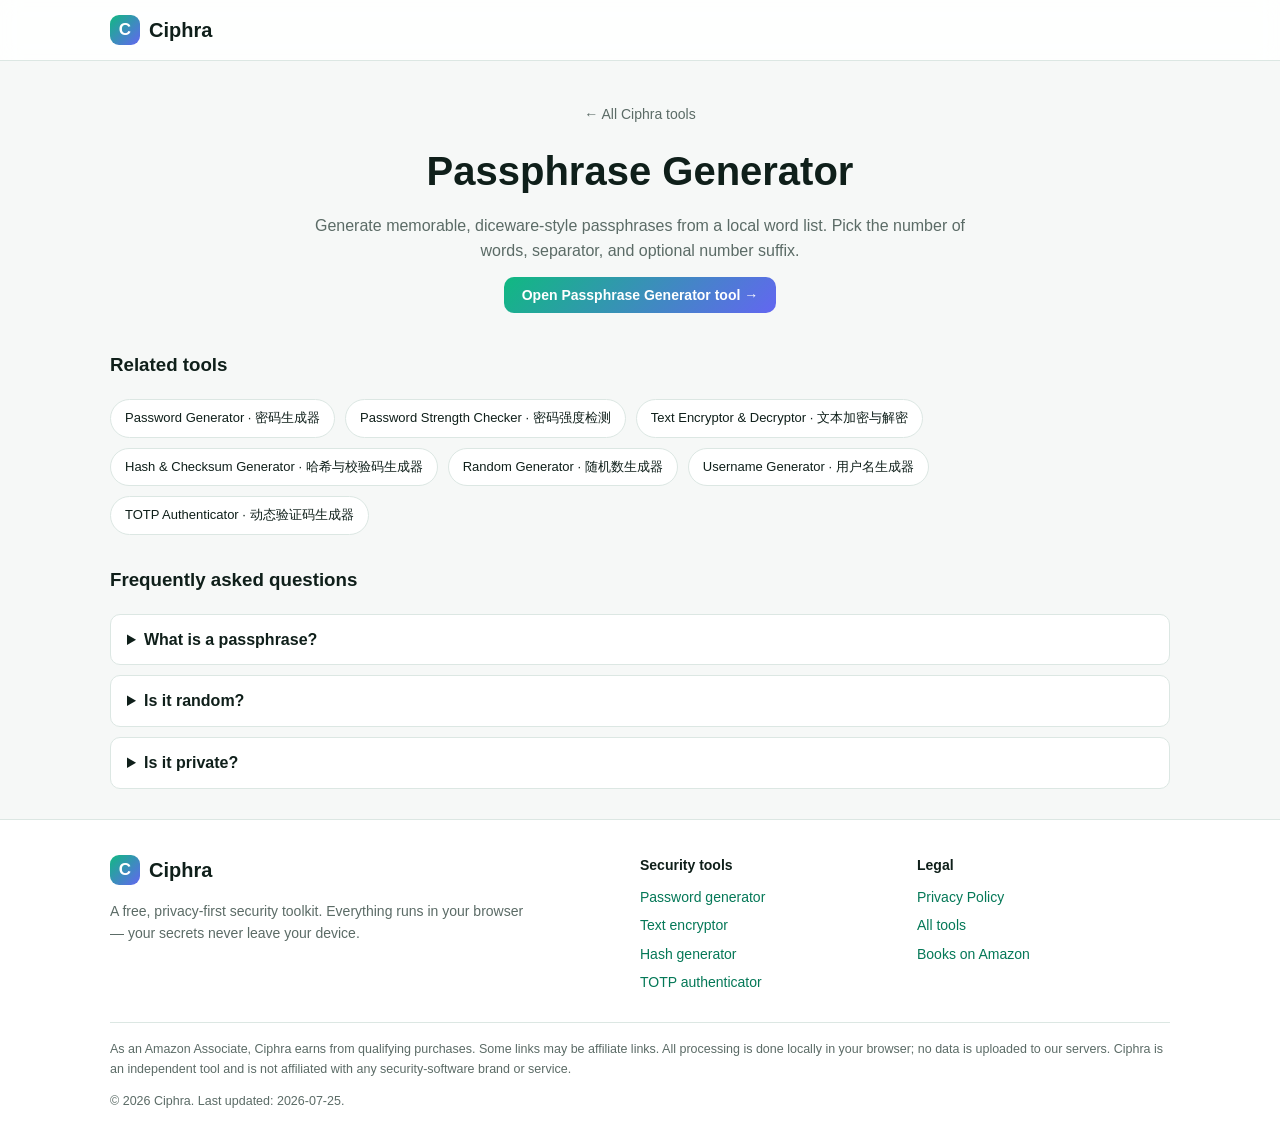
<file: tools/passphrase-generator.html>
<!DOCTYPE html>
<html lang="en" data-theme="light" data-lang="en">
<head>
<meta charset="UTF-8" />
<meta name="viewport" content="width=device-width, initial-scale=1" />
<title>Passphrase Generator — Free Online Tool | Ciphra</title>
<meta name="description" content="Generate memorable, diceware-style passphrases from a local word list. Pick the number of words, separator, and optional number suffix." />
<meta name="robots" content="index,follow" />
<link rel="canonical" href="https://ciphra.com/tools/passphrase-generator.html" />
<link rel="alternate" hreflang="en" href="https://ciphra.com/tools/passphrase-generator.html" />
<link rel="alternate" hreflang="zh-CN" href="https://ciphra.com/tools/passphrase-generator.html" />
<link rel="alternate" hreflang="x-default" href="https://ciphra.com/tools/passphrase-generator.html" />
<meta property="og:type" content="website" />
<meta property="og:title" content="Passphrase Generator — Ciphra" />
<meta property="og:description" content="Generate memorable, diceware-style passphrases from a local word list. Pick the number of words, separator, and optional number suffix." />
<meta property="og:url" content="https://ciphra.com/tools/passphrase-generator.html" />
<meta property="og:image" content="https://ciphra.com/og-image.png" />
<link rel="icon" type="image/svg+xml" href="../favicon.svg" />
<link rel="stylesheet" href="../styles.css" />
<script type="application/ld+json">{"@context":"https://schema.org","@type":"WebPage","name":"Passphrase Generator — Ciphra","url":"https://ciphra.com/tools/passphrase-generator.html","description":"Generate memorable, diceware-style passphrases from a local word list. Pick the number of words, separator, and optional number suffix.","inLanguage":["en","zh-CN"],"isPartOf":{"@type":"WebSite","name":"Ciphra","url":"https://ciphra.com/"}}</script>
<script type="application/ld+json">{"@context":"https://schema.org","@type":"FAQPage","mainEntity":[{"@type":"Question","name":"What is a passphrase?","acceptedAnswer":{"@type":"Answer","text":"A passphrase is several random words joined together — easier to remember than a random password yet still strong."}},{"@type":"Question","name":"Is it random?","acceptedAnswer":{"@type":"Answer","text":"Yes. Words are drawn from a local list using a cryptographically secure random source."}},{"@type":"Question","name":"Is it private?","acceptedAnswer":{"@type":"Answer","text":"Yes. Everything runs in your browser; no phrase is sent anywhere."}}]}</script>
</head>
<body>
<header class="site-header">
  <div class="wrap header-inner">
    <a class="brand" href="../index.html"><span class="logo">C</span><span>Ciphra</span></a>
  </div>
</header>
<main class="wrap">
  <section class="landing-hero">
    <a class="backlink" href="../index.html" data-en="← All Ciphra tools" data-zh="← 返回 Ciphra 全部工具">← All Ciphra tools</a>
    <h1>Passphrase Generator</h1>
    <p data-en="Generate memorable, diceware-style passphrases from a local word list. Pick the number of words, separator, and optional number suffix." data-zh="使用本地词表生成易记的 diceware 风格密语。可设置词数、分隔符与可选的数字后缀。">Generate memorable, diceware-style passphrases from a local word list. Pick the number of words, separator, and optional number suffix.</p>
    <a class="btn" href="../index.html#tool-passphrase" data-en="Open Passphrase Generator tool →" data-zh="打开密语生成器工具 →">Open Passphrase Generator tool →</a>
  </section>
  <section>
    <h3 data-en="Related tools" data-zh="相关工具">Related tools</h3>
    <div class="related"><a href="password-generator.html">Password Generator · 密码生成器</a><a href="password-strength.html">Password Strength Checker · 密码强度检测</a><a href="text-encryptor.html">Text Encryptor & Decryptor · 文本加密与解密</a><a href="hash-generator.html">Hash & Checksum Generator · 哈希与校验码生成器</a><a href="random-generator.html">Random Generator · 随机数生成器</a><a href="username-generator.html">Username Generator · 用户名生成器</a><a href="totp-authenticator.html">TOTP Authenticator · 动态验证码生成器</a></div>
  </section>
  <section class="faq">
    <h3 data-en="Frequently asked questions" data-zh="常见问题">Frequently asked questions</h3>
    
      <details><summary>What is a passphrase?</summary><p data-en="A passphrase is several random words joined together — easier to remember than a random password yet still strong." data-zh="密语是由数个随机单词组合而成，比随机密码更易记忆，同时依然强健。">A passphrase is several random words joined together — easier to remember than a random password yet still strong.</p></details>
      <details><summary>Is it random?</summary><p data-en="Yes. Words are drawn from a local list using a cryptographically secure random source." data-zh="是的。单词从本地词表中通过密码学安全的随机源抽取。">Yes. Words are drawn from a local list using a cryptographically secure random source.</p></details>
      <details><summary>Is it private?</summary><p data-en="Yes. Everything runs in your browser; no phrase is sent anywhere." data-zh="是的。所有操作都在你的浏览器中运行，密语不会被发送到任何地方。">Yes. Everything runs in your browser; no phrase is sent anywhere.</p></details>
  </section>
</main>
<footer class="site-footer">
  <div class="wrap">
    <div class="foot-grid">
      <div>
        <div class="brand" style="margin-bottom:10px"><span class="logo">C</span><span>Ciphra</span></div>
        <p class="priv-safe" data-en="A free, privacy-first security toolkit. Everything runs in your browser — your secrets never leave your device." data-zh="免费、注重隐私的安全工具集。所有操作都在你的浏览器中完成——密钥绝不离开你的设备。">A free, privacy-first security toolkit. Everything runs in your browser — your secrets never leave your device.</p>
      </div>
      <div>
        <h4 data-en="Security tools" data-zh="安全工具">Security tools</h4>
        <ul>
          <li><a href="../index.html#tool-password" data-en="Password generator" data-zh="密码生成器">Password generator</a></li>
          <li><a href="../index.html#tool-encrypt" data-en="Text encryptor" data-zh="文本加密">Text encryptor</a></li>
          <li><a href="../index.html#tool-hash" data-en="Hash generator" data-zh="哈希生成器">Hash generator</a></li>
          <li><a href="../index.html#tool-totp" data-en="TOTP authenticator" data-zh="TOTP 验证器">TOTP authenticator</a></li>
        </ul>
      </div>
      <div>
        <h4 data-en="Legal" data-zh="法律">Legal</h4>
        <ul>
          <li><a href="../privacy.html" data-en="Privacy Policy" data-zh="隐私政策">Privacy Policy</a></li>
          <li><a href="../index.html" data-en="All tools" data-zh="全部工具">All tools</a></li>
          <li><a href="https://www.amazon.com/s?k=cybersecurity+books&tag=ciphra-20" target="_blank" rel="sponsored nofollow noopener" data-en="Books on Amazon" data-zh="Amazon 上的图书">Books on Amazon</a></li>
        </ul>
      </div>
    </div>
    <p class="disclosure" data-en="As an Amazon Associate, Ciphra earns from qualifying purchases. Some links may be affiliate links. All processing is done locally in your browser; no data is uploaded to our servers. Ciphra is an independent tool and is not affiliated with any security-software brand or service." data-zh="作为 Amazon Associates 会员，Ciphra 可从符合条件的购买中获得收益。部分链接可能为联盟链接。所有处理均在你的浏览器本地完成，数据不会上传到我们的服务器。Ciphra 是独立工具，与任何安全软件品牌或服务无隶属关系。">As an Amazon Associate, Ciphra earns from qualifying purchases. Some links may be affiliate links. All processing is done locally in your browser; no data is uploaded to our servers. Ciphra is an independent tool and is not affiliated with any security-software brand or service.</p>
    <p class="copyright" data-en="© 2026 Ciphra. Last updated: 2026-07-25." data-zh="© 2026 Ciphra。最后更新：2026-07-25。">© 2026 Ciphra. Last updated: 2026-07-25.</p>
  </div>
</footer>
</body>
</html>
</file>
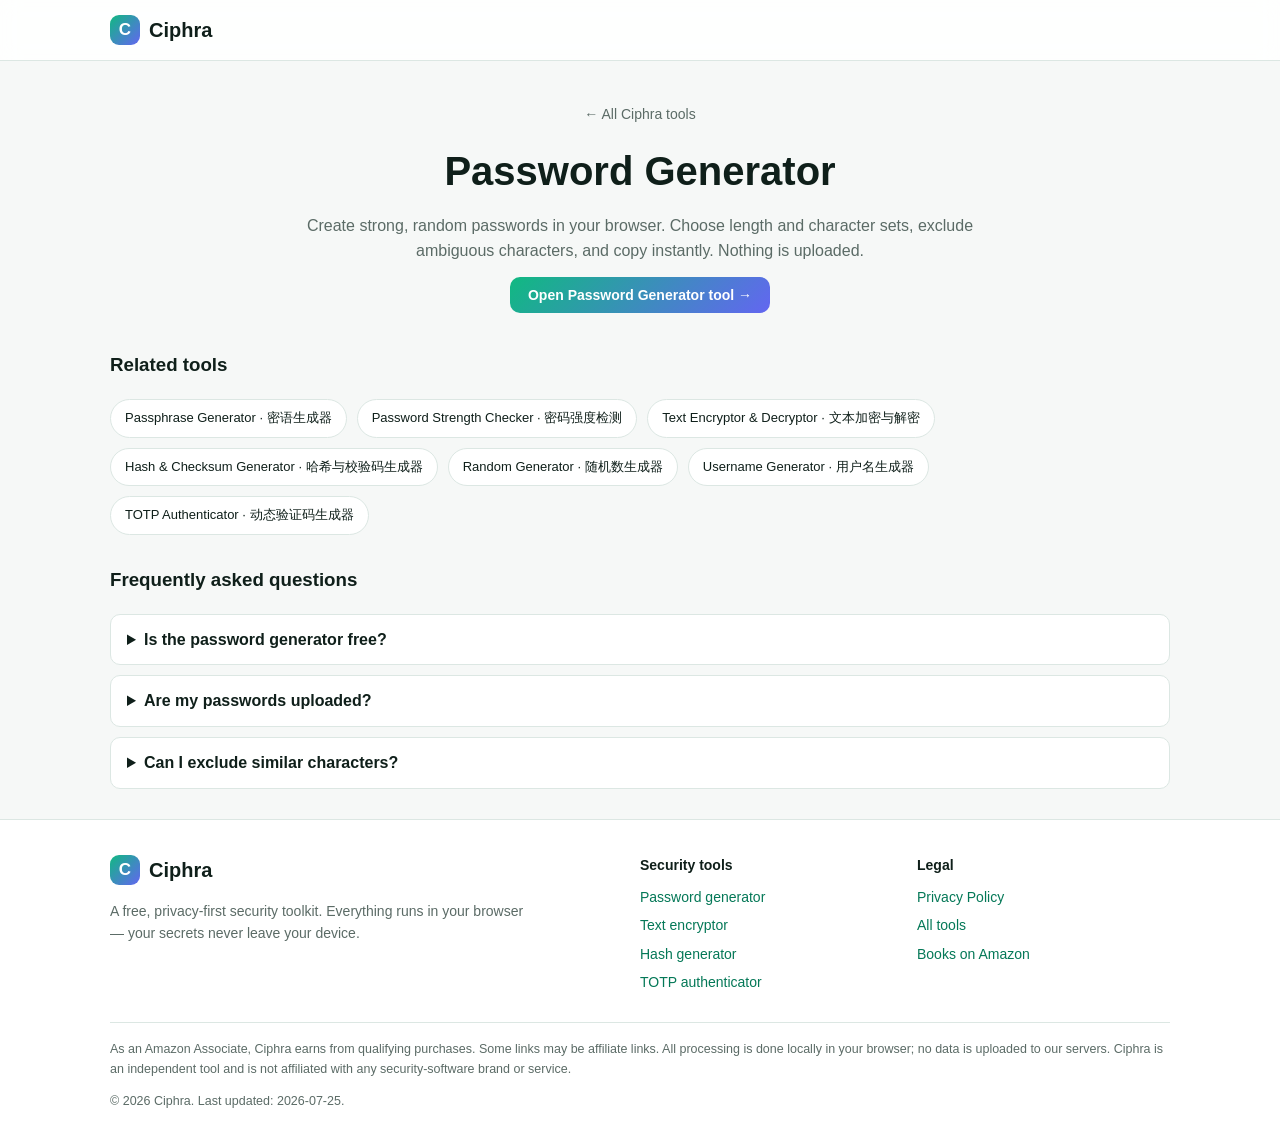
<file: tools/password-generator.html>
<!DOCTYPE html>
<html lang="en" data-theme="light" data-lang="en">
<head>
<meta charset="UTF-8" />
<meta name="viewport" content="width=device-width, initial-scale=1" />
<title>Password Generator — Free Online Tool | Ciphra</title>
<meta name="description" content="Create strong, random passwords in your browser. Choose length and character sets, exclude ambiguous characters, and copy instantly. Nothing is uploaded." />
<meta name="robots" content="index,follow" />
<link rel="canonical" href="https://ciphra.com/tools/password-generator.html" />
<link rel="alternate" hreflang="en" href="https://ciphra.com/tools/password-generator.html" />
<link rel="alternate" hreflang="zh-CN" href="https://ciphra.com/tools/password-generator.html" />
<link rel="alternate" hreflang="x-default" href="https://ciphra.com/tools/password-generator.html" />
<meta property="og:type" content="website" />
<meta property="og:title" content="Password Generator — Ciphra" />
<meta property="og:description" content="Create strong, random passwords in your browser. Choose length and character sets, exclude ambiguous characters, and copy instantly. Nothing is uploaded." />
<meta property="og:url" content="https://ciphra.com/tools/password-generator.html" />
<meta property="og:image" content="https://ciphra.com/og-image.png" />
<link rel="icon" type="image/svg+xml" href="../favicon.svg" />
<link rel="stylesheet" href="../styles.css" />
<script type="application/ld+json">{"@context":"https://schema.org","@type":"WebPage","name":"Password Generator — Ciphra","url":"https://ciphra.com/tools/password-generator.html","description":"Create strong, random passwords in your browser. Choose length and character sets, exclude ambiguous characters, and copy instantly. Nothing is uploaded.","inLanguage":["en","zh-CN"],"isPartOf":{"@type":"WebSite","name":"Ciphra","url":"https://ciphra.com/"}}</script>
<script type="application/ld+json">{"@context":"https://schema.org","@type":"FAQPage","mainEntity":[{"@type":"Question","name":"Is the password generator free?","acceptedAnswer":{"@type":"Answer","text":"Yes. Ciphra builds passwords entirely in your browser and is completely free, with no sign-up."}},{"@type":"Question","name":"Are my passwords uploaded?","acceptedAnswer":{"@type":"Answer","text":"Never. Generation happens locally with crypto.getRandomValues(); nothing leaves your device."}},{"@type":"Question","name":"Can I exclude similar characters?","acceptedAnswer":{"@type":"Answer","text":"Yes. Tick \"Exclude ambiguous\" to remove characters like 0O1lI that are easy to mix up."}}]}</script>
</head>
<body>
<header class="site-header">
  <div class="wrap header-inner">
    <a class="brand" href="../index.html"><span class="logo">C</span><span>Ciphra</span></a>
  </div>
</header>
<main class="wrap">
  <section class="landing-hero">
    <a class="backlink" href="../index.html" data-en="← All Ciphra tools" data-zh="← 返回 Ciphra 全部工具">← All Ciphra tools</a>
    <h1>Password Generator</h1>
    <p data-en="Create strong, random passwords in your browser. Choose length and character sets, exclude ambiguous characters, and copy instantly. Nothing is uploaded." data-zh="在浏览器中生成强随机密码。自定义长度与字符集，排除易混淆字符，一键复制。一切均在本地完成，不会上传。">Create strong, random passwords in your browser. Choose length and character sets, exclude ambiguous characters, and copy instantly. Nothing is uploaded.</p>
    <a class="btn" href="../index.html#tool-password" data-en="Open Password Generator tool →" data-zh="打开密码生成器工具 →">Open Password Generator tool →</a>
  </section>
  <section>
    <h3 data-en="Related tools" data-zh="相关工具">Related tools</h3>
    <div class="related"><a href="passphrase-generator.html">Passphrase Generator · 密语生成器</a><a href="password-strength.html">Password Strength Checker · 密码强度检测</a><a href="text-encryptor.html">Text Encryptor & Decryptor · 文本加密与解密</a><a href="hash-generator.html">Hash & Checksum Generator · 哈希与校验码生成器</a><a href="random-generator.html">Random Generator · 随机数生成器</a><a href="username-generator.html">Username Generator · 用户名生成器</a><a href="totp-authenticator.html">TOTP Authenticator · 动态验证码生成器</a></div>
  </section>
  <section class="faq">
    <h3 data-en="Frequently asked questions" data-zh="常见问题">Frequently asked questions</h3>
    
      <details><summary>Is the password generator free?</summary><p data-en="Yes. Ciphra builds passwords entirely in your browser and is completely free, with no sign-up." data-zh="免费。Ciphra 完全在你的浏览器中生成密码，无需注册。">Yes. Ciphra builds passwords entirely in your browser and is completely free, with no sign-up.</p></details>
      <details><summary>Are my passwords uploaded?</summary><p data-en="Never. Generation happens locally with crypto.getRandomValues(); nothing leaves your device." data-zh="绝不会。密码在本地通过 crypto.getRandomValues() 生成，任何数据都不会离开你的设备。">Never. Generation happens locally with crypto.getRandomValues(); nothing leaves your device.</p></details>
      <details><summary>Can I exclude similar characters?</summary><p data-en="Yes. Tick &quot;Exclude ambiguous&quot; to remove characters like 0O1lI that are easy to mix up." data-zh="可以。勾选「排除易混淆字符」即可移除 0O1lI 等容易看错的字符。">Yes. Tick "Exclude ambiguous" to remove characters like 0O1lI that are easy to mix up.</p></details>
  </section>
</main>
<footer class="site-footer">
  <div class="wrap">
    <div class="foot-grid">
      <div>
        <div class="brand" style="margin-bottom:10px"><span class="logo">C</span><span>Ciphra</span></div>
        <p class="priv-safe" data-en="A free, privacy-first security toolkit. Everything runs in your browser — your secrets never leave your device." data-zh="免费、注重隐私的安全工具集。所有操作都在你的浏览器中完成——密钥绝不离开你的设备。">A free, privacy-first security toolkit. Everything runs in your browser — your secrets never leave your device.</p>
      </div>
      <div>
        <h4 data-en="Security tools" data-zh="安全工具">Security tools</h4>
        <ul>
          <li><a href="../index.html#tool-password" data-en="Password generator" data-zh="密码生成器">Password generator</a></li>
          <li><a href="../index.html#tool-encrypt" data-en="Text encryptor" data-zh="文本加密">Text encryptor</a></li>
          <li><a href="../index.html#tool-hash" data-en="Hash generator" data-zh="哈希生成器">Hash generator</a></li>
          <li><a href="../index.html#tool-totp" data-en="TOTP authenticator" data-zh="TOTP 验证器">TOTP authenticator</a></li>
        </ul>
      </div>
      <div>
        <h4 data-en="Legal" data-zh="法律">Legal</h4>
        <ul>
          <li><a href="../privacy.html" data-en="Privacy Policy" data-zh="隐私政策">Privacy Policy</a></li>
          <li><a href="../index.html" data-en="All tools" data-zh="全部工具">All tools</a></li>
          <li><a href="https://www.amazon.com/s?k=cybersecurity+books&tag=ciphra-20" target="_blank" rel="sponsored nofollow noopener" data-en="Books on Amazon" data-zh="Amazon 上的图书">Books on Amazon</a></li>
        </ul>
      </div>
    </div>
    <p class="disclosure" data-en="As an Amazon Associate, Ciphra earns from qualifying purchases. Some links may be affiliate links. All processing is done locally in your browser; no data is uploaded to our servers. Ciphra is an independent tool and is not affiliated with any security-software brand or service." data-zh="作为 Amazon Associates 会员，Ciphra 可从符合条件的购买中获得收益。部分链接可能为联盟链接。所有处理均在你的浏览器本地完成，数据不会上传到我们的服务器。Ciphra 是独立工具，与任何安全软件品牌或服务无隶属关系。">As an Amazon Associate, Ciphra earns from qualifying purchases. Some links may be affiliate links. All processing is done locally in your browser; no data is uploaded to our servers. Ciphra is an independent tool and is not affiliated with any security-software brand or service.</p>
    <p class="copyright" data-en="© 2026 Ciphra. Last updated: 2026-07-25." data-zh="© 2026 Ciphra。最后更新：2026-07-25。">© 2026 Ciphra. Last updated: 2026-07-25.</p>
  </div>
</footer>
</body>
</html>
</file>
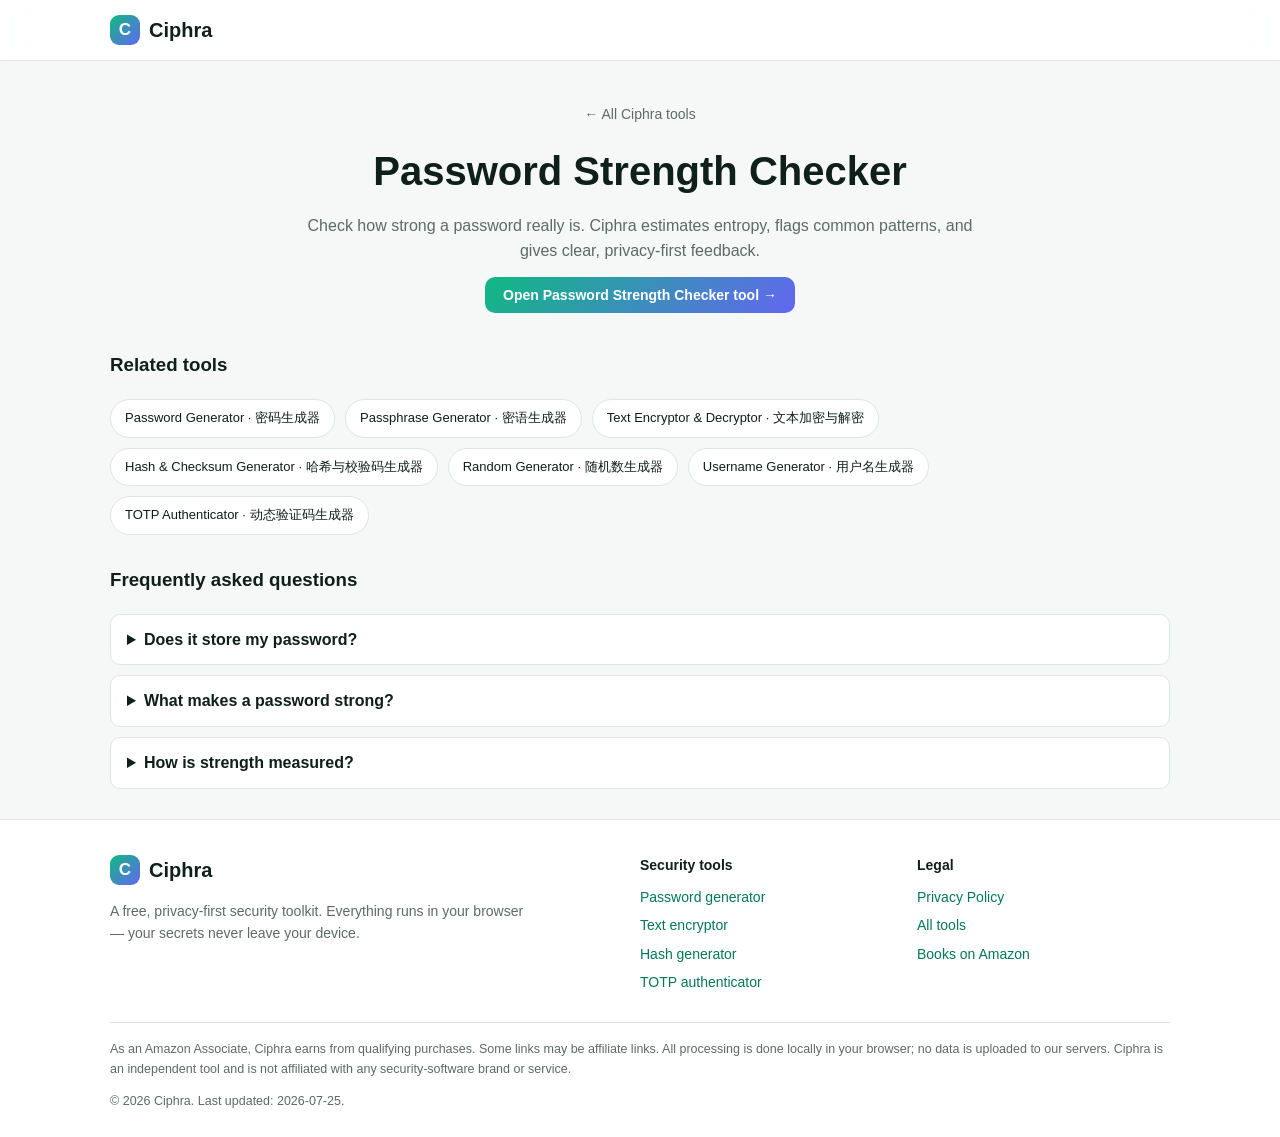
<file: tools/password-strength.html>
<!DOCTYPE html>
<html lang="en" data-theme="light" data-lang="en">
<head>
<meta charset="UTF-8" />
<meta name="viewport" content="width=device-width, initial-scale=1" />
<title>Password Strength Checker — Free Online Tool | Ciphra</title>
<meta name="description" content="Check how strong a password really is. Ciphra estimates entropy, flags common patterns, and gives clear, privacy-first feedback." />
<meta name="robots" content="index,follow" />
<link rel="canonical" href="https://ciphra.com/tools/password-strength.html" />
<link rel="alternate" hreflang="en" href="https://ciphra.com/tools/password-strength.html" />
<link rel="alternate" hreflang="zh-CN" href="https://ciphra.com/tools/password-strength.html" />
<link rel="alternate" hreflang="x-default" href="https://ciphra.com/tools/password-strength.html" />
<meta property="og:type" content="website" />
<meta property="og:title" content="Password Strength Checker — Ciphra" />
<meta property="og:description" content="Check how strong a password really is. Ciphra estimates entropy, flags common patterns, and gives clear, privacy-first feedback." />
<meta property="og:url" content="https://ciphra.com/tools/password-strength.html" />
<meta property="og:image" content="https://ciphra.com/og-image.png" />
<link rel="icon" type="image/svg+xml" href="../favicon.svg" />
<link rel="stylesheet" href="../styles.css" />
<script type="application/ld+json">{"@context":"https://schema.org","@type":"WebPage","name":"Password Strength Checker — Ciphra","url":"https://ciphra.com/tools/password-strength.html","description":"Check how strong a password really is. Ciphra estimates entropy, flags common patterns, and gives clear, privacy-first feedback.","inLanguage":["en","zh-CN"],"isPartOf":{"@type":"WebSite","name":"Ciphra","url":"https://ciphra.com/"}}</script>
<script type="application/ld+json">{"@context":"https://schema.org","@type":"FAQPage","mainEntity":[{"@type":"Question","name":"Does it store my password?","acceptedAnswer":{"@type":"Answer","text":"No. Analysis happens entirely in your browser; the password is never stored or transmitted."}},{"@type":"Question","name":"What makes a password strong?","acceptedAnswer":{"@type":"Answer","text":"Length plus a mix of letters, numbers, and symbols, with no common words or repeated runs."}},{"@type":"Question","name":"How is strength measured?","acceptedAnswer":{"@type":"Answer","text":"Ciphra estimates entropy in bits from length and character variety, then applies pattern penalties."}}]}</script>
</head>
<body>
<header class="site-header">
  <div class="wrap header-inner">
    <a class="brand" href="../index.html"><span class="logo">C</span><span>Ciphra</span></a>
  </div>
</header>
<main class="wrap">
  <section class="landing-hero">
    <a class="backlink" href="../index.html" data-en="← All Ciphra tools" data-zh="← 返回 Ciphra 全部工具">← All Ciphra tools</a>
    <h1>Password Strength Checker</h1>
    <p data-en="Check how strong a password really is. Ciphra estimates entropy, flags common patterns, and gives clear, privacy-first feedback." data-zh="检测密码的真实强度。Ciphra 估算熵值、标记常见模式，并给出清晰、注重隐私的改进建议。">Check how strong a password really is. Ciphra estimates entropy, flags common patterns, and gives clear, privacy-first feedback.</p>
    <a class="btn" href="../index.html#tool-strength" data-en="Open Password Strength Checker tool →" data-zh="打开密码强度检测工具 →">Open Password Strength Checker tool →</a>
  </section>
  <section>
    <h3 data-en="Related tools" data-zh="相关工具">Related tools</h3>
    <div class="related"><a href="password-generator.html">Password Generator · 密码生成器</a><a href="passphrase-generator.html">Passphrase Generator · 密语生成器</a><a href="text-encryptor.html">Text Encryptor & Decryptor · 文本加密与解密</a><a href="hash-generator.html">Hash & Checksum Generator · 哈希与校验码生成器</a><a href="random-generator.html">Random Generator · 随机数生成器</a><a href="username-generator.html">Username Generator · 用户名生成器</a><a href="totp-authenticator.html">TOTP Authenticator · 动态验证码生成器</a></div>
  </section>
  <section class="faq">
    <h3 data-en="Frequently asked questions" data-zh="常见问题">Frequently asked questions</h3>
    
      <details><summary>Does it store my password?</summary><p data-en="No. Analysis happens entirely in your browser; the password is never stored or transmitted." data-zh="不会。分析完全在你的浏览器中进行，密码绝不会被存储或传输。">No. Analysis happens entirely in your browser; the password is never stored or transmitted.</p></details>
      <details><summary>What makes a password strong?</summary><p data-en="Length plus a mix of letters, numbers, and symbols, with no common words or repeated runs." data-zh="长度足够，并混合字母、数字与符号，同时避免常见单词或连续重复。">Length plus a mix of letters, numbers, and symbols, with no common words or repeated runs.</p></details>
      <details><summary>How is strength measured?</summary><p data-en="Ciphra estimates entropy in bits from length and character variety, then applies pattern penalties." data-zh="Ciphra 根据长度与字符多样性估算熵（bit），再施加模式惩罚。">Ciphra estimates entropy in bits from length and character variety, then applies pattern penalties.</p></details>
  </section>
</main>
<footer class="site-footer">
  <div class="wrap">
    <div class="foot-grid">
      <div>
        <div class="brand" style="margin-bottom:10px"><span class="logo">C</span><span>Ciphra</span></div>
        <p class="priv-safe" data-en="A free, privacy-first security toolkit. Everything runs in your browser — your secrets never leave your device." data-zh="免费、注重隐私的安全工具集。所有操作都在你的浏览器中完成——密钥绝不离开你的设备。">A free, privacy-first security toolkit. Everything runs in your browser — your secrets never leave your device.</p>
      </div>
      <div>
        <h4 data-en="Security tools" data-zh="安全工具">Security tools</h4>
        <ul>
          <li><a href="../index.html#tool-password" data-en="Password generator" data-zh="密码生成器">Password generator</a></li>
          <li><a href="../index.html#tool-encrypt" data-en="Text encryptor" data-zh="文本加密">Text encryptor</a></li>
          <li><a href="../index.html#tool-hash" data-en="Hash generator" data-zh="哈希生成器">Hash generator</a></li>
          <li><a href="../index.html#tool-totp" data-en="TOTP authenticator" data-zh="TOTP 验证器">TOTP authenticator</a></li>
        </ul>
      </div>
      <div>
        <h4 data-en="Legal" data-zh="法律">Legal</h4>
        <ul>
          <li><a href="../privacy.html" data-en="Privacy Policy" data-zh="隐私政策">Privacy Policy</a></li>
          <li><a href="../index.html" data-en="All tools" data-zh="全部工具">All tools</a></li>
          <li><a href="https://www.amazon.com/s?k=cybersecurity+books&tag=ciphra-20" target="_blank" rel="sponsored nofollow noopener" data-en="Books on Amazon" data-zh="Amazon 上的图书">Books on Amazon</a></li>
        </ul>
      </div>
    </div>
    <p class="disclosure" data-en="As an Amazon Associate, Ciphra earns from qualifying purchases. Some links may be affiliate links. All processing is done locally in your browser; no data is uploaded to our servers. Ciphra is an independent tool and is not affiliated with any security-software brand or service." data-zh="作为 Amazon Associates 会员，Ciphra 可从符合条件的购买中获得收益。部分链接可能为联盟链接。所有处理均在你的浏览器本地完成，数据不会上传到我们的服务器。Ciphra 是独立工具，与任何安全软件品牌或服务无隶属关系。">As an Amazon Associate, Ciphra earns from qualifying purchases. Some links may be affiliate links. All processing is done locally in your browser; no data is uploaded to our servers. Ciphra is an independent tool and is not affiliated with any security-software brand or service.</p>
    <p class="copyright" data-en="© 2026 Ciphra. Last updated: 2026-07-25." data-zh="© 2026 Ciphra。最后更新：2026-07-25。">© 2026 Ciphra. Last updated: 2026-07-25.</p>
  </div>
</footer>
</body>
</html>
</file>
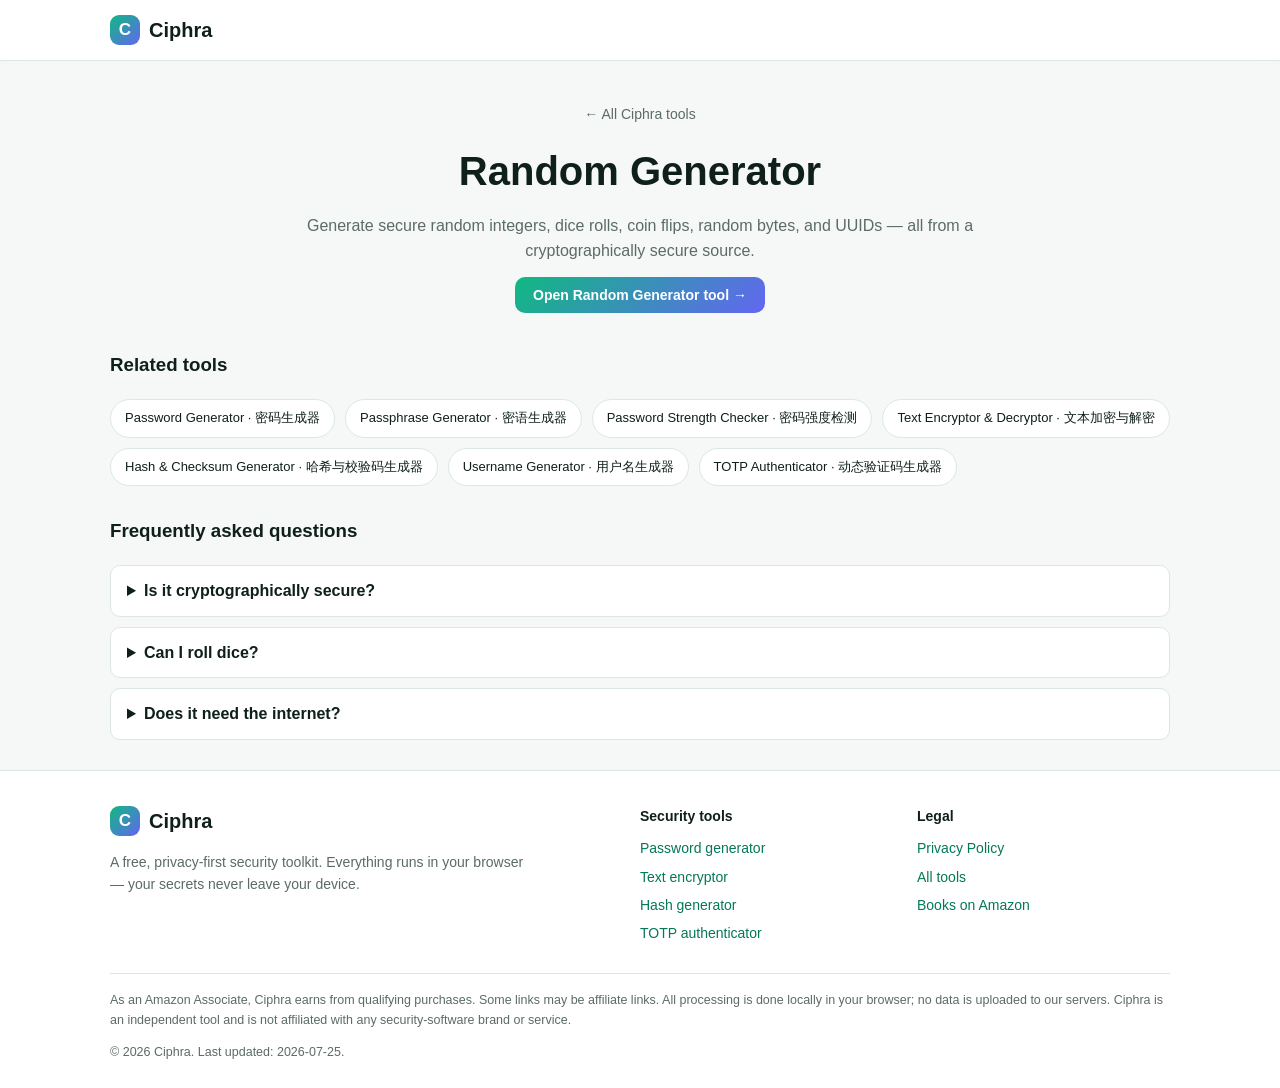
<file: tools/random-generator.html>
<!DOCTYPE html>
<html lang="en" data-theme="light" data-lang="en">
<head>
<meta charset="UTF-8" />
<meta name="viewport" content="width=device-width, initial-scale=1" />
<title>Random Generator — Free Online Tool | Ciphra</title>
<meta name="description" content="Generate secure random integers, dice rolls, coin flips, random bytes, and UUIDs — all from a cryptographically secure source." />
<meta name="robots" content="index,follow" />
<link rel="canonical" href="https://ciphra.com/tools/random-generator.html" />
<link rel="alternate" hreflang="en" href="https://ciphra.com/tools/random-generator.html" />
<link rel="alternate" hreflang="zh-CN" href="https://ciphra.com/tools/random-generator.html" />
<link rel="alternate" hreflang="x-default" href="https://ciphra.com/tools/random-generator.html" />
<meta property="og:type" content="website" />
<meta property="og:title" content="Random Generator — Ciphra" />
<meta property="og:description" content="Generate secure random integers, dice rolls, coin flips, random bytes, and UUIDs — all from a cryptographically secure source." />
<meta property="og:url" content="https://ciphra.com/tools/random-generator.html" />
<meta property="og:image" content="https://ciphra.com/og-image.png" />
<link rel="icon" type="image/svg+xml" href="../favicon.svg" />
<link rel="stylesheet" href="../styles.css" />
<script type="application/ld+json">{"@context":"https://schema.org","@type":"WebPage","name":"Random Generator — Ciphra","url":"https://ciphra.com/tools/random-generator.html","description":"Generate secure random integers, dice rolls, coin flips, random bytes, and UUIDs — all from a cryptographically secure source.","inLanguage":["en","zh-CN"],"isPartOf":{"@type":"WebSite","name":"Ciphra","url":"https://ciphra.com/"}}</script>
<script type="application/ld+json">{"@context":"https://schema.org","@type":"FAQPage","mainEntity":[{"@type":"Question","name":"Is it cryptographically secure?","acceptedAnswer":{"@type":"Answer","text":"Yes. All values come from crypto.getRandomValues, suitable for non-critical security use."}},{"@type":"Question","name":"Can I roll dice?","acceptedAnswer":{"@type":"Answer","text":"Yes. Choose the dice mode to roll one or many six-sided dice."}},{"@type":"Question","name":"Does it need the internet?","acceptedAnswer":{"@type":"Answer","text":"No. Generation happens locally in your browser."}}]}</script>
</head>
<body>
<header class="site-header">
  <div class="wrap header-inner">
    <a class="brand" href="../index.html"><span class="logo">C</span><span>Ciphra</span></a>
  </div>
</header>
<main class="wrap">
  <section class="landing-hero">
    <a class="backlink" href="../index.html" data-en="← All Ciphra tools" data-zh="← 返回 Ciphra 全部工具">← All Ciphra tools</a>
    <h1>Random Generator</h1>
    <p data-en="Generate secure random integers, dice rolls, coin flips, random bytes, and UUIDs — all from a cryptographically secure source." data-zh="生成安全的随机整数、掷骰、抛硬币、随机字节与 UUID——全部来自密码学安全的随机源。">Generate secure random integers, dice rolls, coin flips, random bytes, and UUIDs — all from a cryptographically secure source.</p>
    <a class="btn" href="../index.html#tool-random" data-en="Open Random Generator tool →" data-zh="打开随机数生成器工具 →">Open Random Generator tool →</a>
  </section>
  <section>
    <h3 data-en="Related tools" data-zh="相关工具">Related tools</h3>
    <div class="related"><a href="password-generator.html">Password Generator · 密码生成器</a><a href="passphrase-generator.html">Passphrase Generator · 密语生成器</a><a href="password-strength.html">Password Strength Checker · 密码强度检测</a><a href="text-encryptor.html">Text Encryptor & Decryptor · 文本加密与解密</a><a href="hash-generator.html">Hash & Checksum Generator · 哈希与校验码生成器</a><a href="username-generator.html">Username Generator · 用户名生成器</a><a href="totp-authenticator.html">TOTP Authenticator · 动态验证码生成器</a></div>
  </section>
  <section class="faq">
    <h3 data-en="Frequently asked questions" data-zh="常见问题">Frequently asked questions</h3>
    
      <details><summary>Is it cryptographically secure?</summary><p data-en="Yes. All values come from crypto.getRandomValues, suitable for non-critical security use." data-zh="是的。所有数值都来自 crypto.getRandomValues，适用于非关键的安全用途。">Yes. All values come from crypto.getRandomValues, suitable for non-critical security use.</p></details>
      <details><summary>Can I roll dice?</summary><p data-en="Yes. Choose the dice mode to roll one or many six-sided dice." data-zh="可以。选择骰子模式即可掷出一颗或多颗六面骰。">Yes. Choose the dice mode to roll one or many six-sided dice.</p></details>
      <details><summary>Does it need the internet?</summary><p data-en="No. Generation happens locally in your browser." data-zh="不需要。生成在你的浏览器本地完成。">No. Generation happens locally in your browser.</p></details>
  </section>
</main>
<footer class="site-footer">
  <div class="wrap">
    <div class="foot-grid">
      <div>
        <div class="brand" style="margin-bottom:10px"><span class="logo">C</span><span>Ciphra</span></div>
        <p class="priv-safe" data-en="A free, privacy-first security toolkit. Everything runs in your browser — your secrets never leave your device." data-zh="免费、注重隐私的安全工具集。所有操作都在你的浏览器中完成——密钥绝不离开你的设备。">A free, privacy-first security toolkit. Everything runs in your browser — your secrets never leave your device.</p>
      </div>
      <div>
        <h4 data-en="Security tools" data-zh="安全工具">Security tools</h4>
        <ul>
          <li><a href="../index.html#tool-password" data-en="Password generator" data-zh="密码生成器">Password generator</a></li>
          <li><a href="../index.html#tool-encrypt" data-en="Text encryptor" data-zh="文本加密">Text encryptor</a></li>
          <li><a href="../index.html#tool-hash" data-en="Hash generator" data-zh="哈希生成器">Hash generator</a></li>
          <li><a href="../index.html#tool-totp" data-en="TOTP authenticator" data-zh="TOTP 验证器">TOTP authenticator</a></li>
        </ul>
      </div>
      <div>
        <h4 data-en="Legal" data-zh="法律">Legal</h4>
        <ul>
          <li><a href="../privacy.html" data-en="Privacy Policy" data-zh="隐私政策">Privacy Policy</a></li>
          <li><a href="../index.html" data-en="All tools" data-zh="全部工具">All tools</a></li>
          <li><a href="https://www.amazon.com/s?k=cybersecurity+books&tag=ciphra-20" target="_blank" rel="sponsored nofollow noopener" data-en="Books on Amazon" data-zh="Amazon 上的图书">Books on Amazon</a></li>
        </ul>
      </div>
    </div>
    <p class="disclosure" data-en="As an Amazon Associate, Ciphra earns from qualifying purchases. Some links may be affiliate links. All processing is done locally in your browser; no data is uploaded to our servers. Ciphra is an independent tool and is not affiliated with any security-software brand or service." data-zh="作为 Amazon Associates 会员，Ciphra 可从符合条件的购买中获得收益。部分链接可能为联盟链接。所有处理均在你的浏览器本地完成，数据不会上传到我们的服务器。Ciphra 是独立工具，与任何安全软件品牌或服务无隶属关系。">As an Amazon Associate, Ciphra earns from qualifying purchases. Some links may be affiliate links. All processing is done locally in your browser; no data is uploaded to our servers. Ciphra is an independent tool and is not affiliated with any security-software brand or service.</p>
    <p class="copyright" data-en="© 2026 Ciphra. Last updated: 2026-07-25." data-zh="© 2026 Ciphra。最后更新：2026-07-25。">© 2026 Ciphra. Last updated: 2026-07-25.</p>
  </div>
</footer>
</body>
</html>
</file>
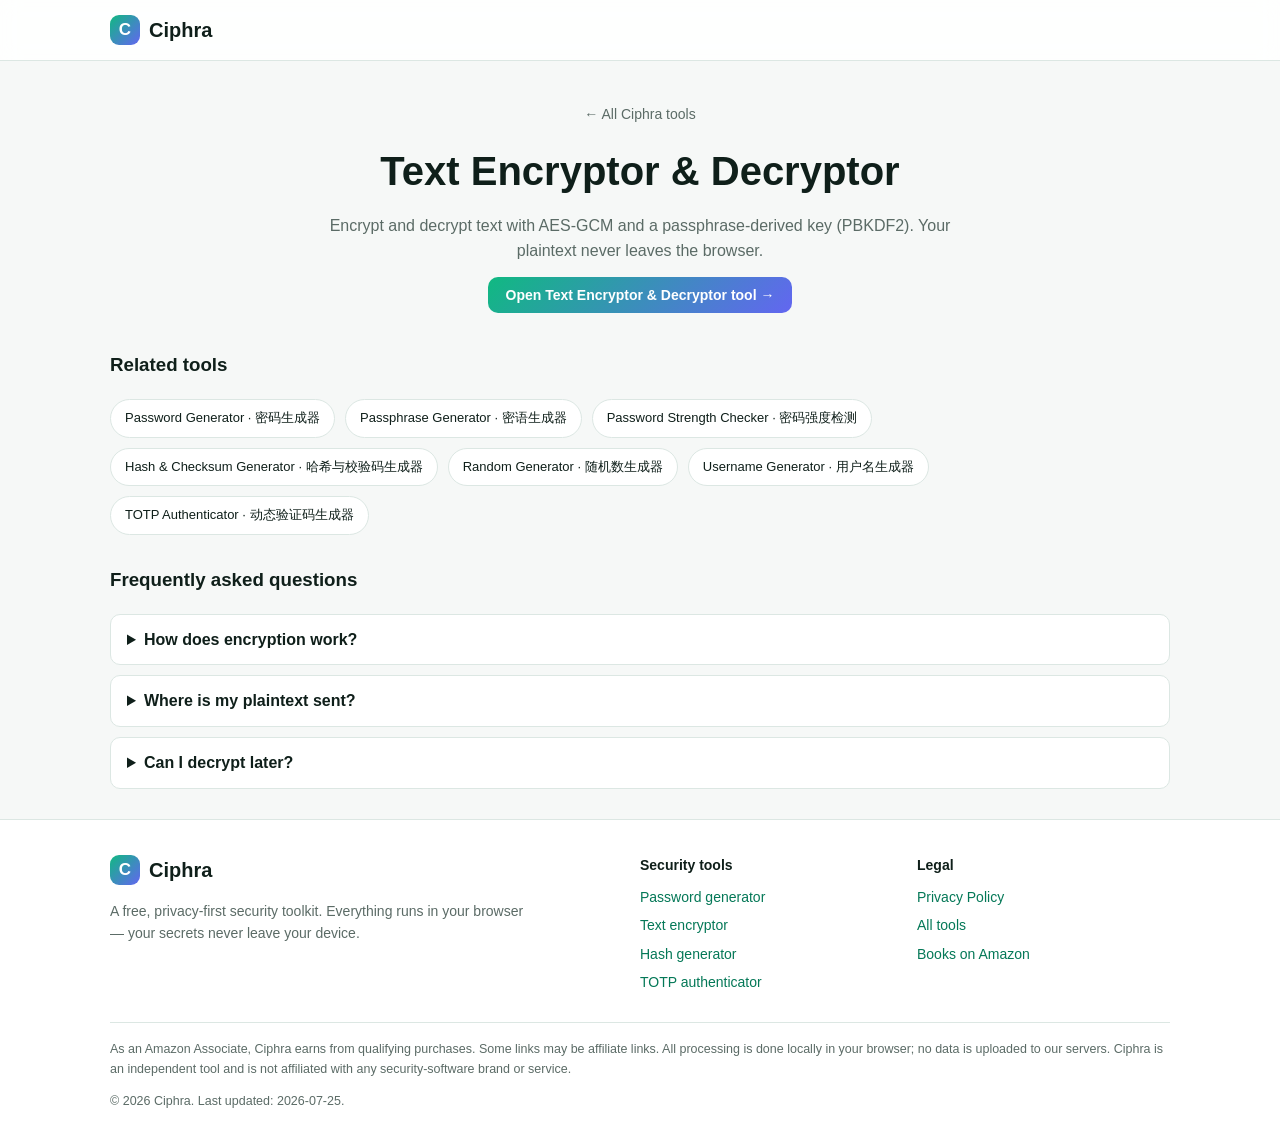
<file: tools/text-encryptor.html>
<!DOCTYPE html>
<html lang="en" data-theme="light" data-lang="en">
<head>
<meta charset="UTF-8" />
<meta name="viewport" content="width=device-width, initial-scale=1" />
<title>Text Encryptor & Decryptor — Free Online Tool | Ciphra</title>
<meta name="description" content="Encrypt and decrypt text with AES-GCM and a passphrase-derived key (PBKDF2). Your plaintext never leaves the browser." />
<meta name="robots" content="index,follow" />
<link rel="canonical" href="https://ciphra.com/tools/text-encryptor.html" />
<link rel="alternate" hreflang="en" href="https://ciphra.com/tools/text-encryptor.html" />
<link rel="alternate" hreflang="zh-CN" href="https://ciphra.com/tools/text-encryptor.html" />
<link rel="alternate" hreflang="x-default" href="https://ciphra.com/tools/text-encryptor.html" />
<meta property="og:type" content="website" />
<meta property="og:title" content="Text Encryptor & Decryptor — Ciphra" />
<meta property="og:description" content="Encrypt and decrypt text with AES-GCM and a passphrase-derived key (PBKDF2). Your plaintext never leaves the browser." />
<meta property="og:url" content="https://ciphra.com/tools/text-encryptor.html" />
<meta property="og:image" content="https://ciphra.com/og-image.png" />
<link rel="icon" type="image/svg+xml" href="../favicon.svg" />
<link rel="stylesheet" href="../styles.css" />
<script type="application/ld+json">{"@context":"https://schema.org","@type":"WebPage","name":"Text Encryptor & Decryptor — Ciphra","url":"https://ciphra.com/tools/text-encryptor.html","description":"Encrypt and decrypt text with AES-GCM and a passphrase-derived key (PBKDF2). Your plaintext never leaves the browser.","inLanguage":["en","zh-CN"],"isPartOf":{"@type":"WebSite","name":"Ciphra","url":"https://ciphra.com/"}}</script>
<script type="application/ld+json">{"@context":"https://schema.org","@type":"FAQPage","mainEntity":[{"@type":"Question","name":"How does encryption work?","acceptedAnswer":{"@type":"Answer","text":"Text is encrypted with AES-GCM 256-bit; the key is derived from your passphrase using PBKDF2 (SHA-256, 150k iterations)."}},{"@type":"Question","name":"Where is my plaintext sent?","acceptedAnswer":{"@type":"Answer","text":"Nowhere. Encryption and decryption run entirely on your device."}},{"@type":"Question","name":"Can I decrypt later?","acceptedAnswer":{"@type":"Answer","text":"Yes. Keep the ciphertext (salt.iv.ciphertext) and the same passphrase to decrypt anytime."}}]}</script>
</head>
<body>
<header class="site-header">
  <div class="wrap header-inner">
    <a class="brand" href="../index.html"><span class="logo">C</span><span>Ciphra</span></a>
  </div>
</header>
<main class="wrap">
  <section class="landing-hero">
    <a class="backlink" href="../index.html" data-en="← All Ciphra tools" data-zh="← 返回 Ciphra 全部工具">← All Ciphra tools</a>
    <h1>Text Encryptor & Decryptor</h1>
    <p data-en="Encrypt and decrypt text with AES-GCM and a passphrase-derived key (PBKDF2). Your plaintext never leaves the browser." data-zh="使用 AES-GCM 与由口令派生的密钥（PBKDF2）加密和解密文本。你的明文绝不会离开浏览器。">Encrypt and decrypt text with AES-GCM and a passphrase-derived key (PBKDF2). Your plaintext never leaves the browser.</p>
    <a class="btn" href="../index.html#tool-encrypt" data-en="Open Text Encryptor & Decryptor tool →" data-zh="打开文本加密与解密工具 →">Open Text Encryptor & Decryptor tool →</a>
  </section>
  <section>
    <h3 data-en="Related tools" data-zh="相关工具">Related tools</h3>
    <div class="related"><a href="password-generator.html">Password Generator · 密码生成器</a><a href="passphrase-generator.html">Passphrase Generator · 密语生成器</a><a href="password-strength.html">Password Strength Checker · 密码强度检测</a><a href="hash-generator.html">Hash & Checksum Generator · 哈希与校验码生成器</a><a href="random-generator.html">Random Generator · 随机数生成器</a><a href="username-generator.html">Username Generator · 用户名生成器</a><a href="totp-authenticator.html">TOTP Authenticator · 动态验证码生成器</a></div>
  </section>
  <section class="faq">
    <h3 data-en="Frequently asked questions" data-zh="常见问题">Frequently asked questions</h3>
    
      <details><summary>How does encryption work?</summary><p data-en="Text is encrypted with AES-GCM 256-bit; the key is derived from your passphrase using PBKDF2 (SHA-256, 150k iterations)." data-zh="文本使用 AES-GCM 256 位加密，密钥由你的口令通过 PBKDF2（SHA-256，15 万次迭代）派生。">Text is encrypted with AES-GCM 256-bit; the key is derived from your passphrase using PBKDF2 (SHA-256, 150k iterations).</p></details>
      <details><summary>Where is my plaintext sent?</summary><p data-en="Nowhere. Encryption and decryption run entirely on your device." data-zh="任何地方都不会发送。加密与解密完全在你的设备上完成。">Nowhere. Encryption and decryption run entirely on your device.</p></details>
      <details><summary>Can I decrypt later?</summary><p data-en="Yes. Keep the ciphertext (salt.iv.ciphertext) and the same passphrase to decrypt anytime." data-zh="可以。保存密文（salt.iv.ciphertext）并使用相同口令，即可随时解密。">Yes. Keep the ciphertext (salt.iv.ciphertext) and the same passphrase to decrypt anytime.</p></details>
  </section>
</main>
<footer class="site-footer">
  <div class="wrap">
    <div class="foot-grid">
      <div>
        <div class="brand" style="margin-bottom:10px"><span class="logo">C</span><span>Ciphra</span></div>
        <p class="priv-safe" data-en="A free, privacy-first security toolkit. Everything runs in your browser — your secrets never leave your device." data-zh="免费、注重隐私的安全工具集。所有操作都在你的浏览器中完成——密钥绝不离开你的设备。">A free, privacy-first security toolkit. Everything runs in your browser — your secrets never leave your device.</p>
      </div>
      <div>
        <h4 data-en="Security tools" data-zh="安全工具">Security tools</h4>
        <ul>
          <li><a href="../index.html#tool-password" data-en="Password generator" data-zh="密码生成器">Password generator</a></li>
          <li><a href="../index.html#tool-encrypt" data-en="Text encryptor" data-zh="文本加密">Text encryptor</a></li>
          <li><a href="../index.html#tool-hash" data-en="Hash generator" data-zh="哈希生成器">Hash generator</a></li>
          <li><a href="../index.html#tool-totp" data-en="TOTP authenticator" data-zh="TOTP 验证器">TOTP authenticator</a></li>
        </ul>
      </div>
      <div>
        <h4 data-en="Legal" data-zh="法律">Legal</h4>
        <ul>
          <li><a href="../privacy.html" data-en="Privacy Policy" data-zh="隐私政策">Privacy Policy</a></li>
          <li><a href="../index.html" data-en="All tools" data-zh="全部工具">All tools</a></li>
          <li><a href="https://www.amazon.com/s?k=cybersecurity+books&tag=ciphra-20" target="_blank" rel="sponsored nofollow noopener" data-en="Books on Amazon" data-zh="Amazon 上的图书">Books on Amazon</a></li>
        </ul>
      </div>
    </div>
    <p class="disclosure" data-en="As an Amazon Associate, Ciphra earns from qualifying purchases. Some links may be affiliate links. All processing is done locally in your browser; no data is uploaded to our servers. Ciphra is an independent tool and is not affiliated with any security-software brand or service." data-zh="作为 Amazon Associates 会员，Ciphra 可从符合条件的购买中获得收益。部分链接可能为联盟链接。所有处理均在你的浏览器本地完成，数据不会上传到我们的服务器。Ciphra 是独立工具，与任何安全软件品牌或服务无隶属关系。">As an Amazon Associate, Ciphra earns from qualifying purchases. Some links may be affiliate links. All processing is done locally in your browser; no data is uploaded to our servers. Ciphra is an independent tool and is not affiliated with any security-software brand or service.</p>
    <p class="copyright" data-en="© 2026 Ciphra. Last updated: 2026-07-25." data-zh="© 2026 Ciphra。最后更新：2026-07-25。">© 2026 Ciphra. Last updated: 2026-07-25.</p>
  </div>
</footer>
</body>
</html>
</file>
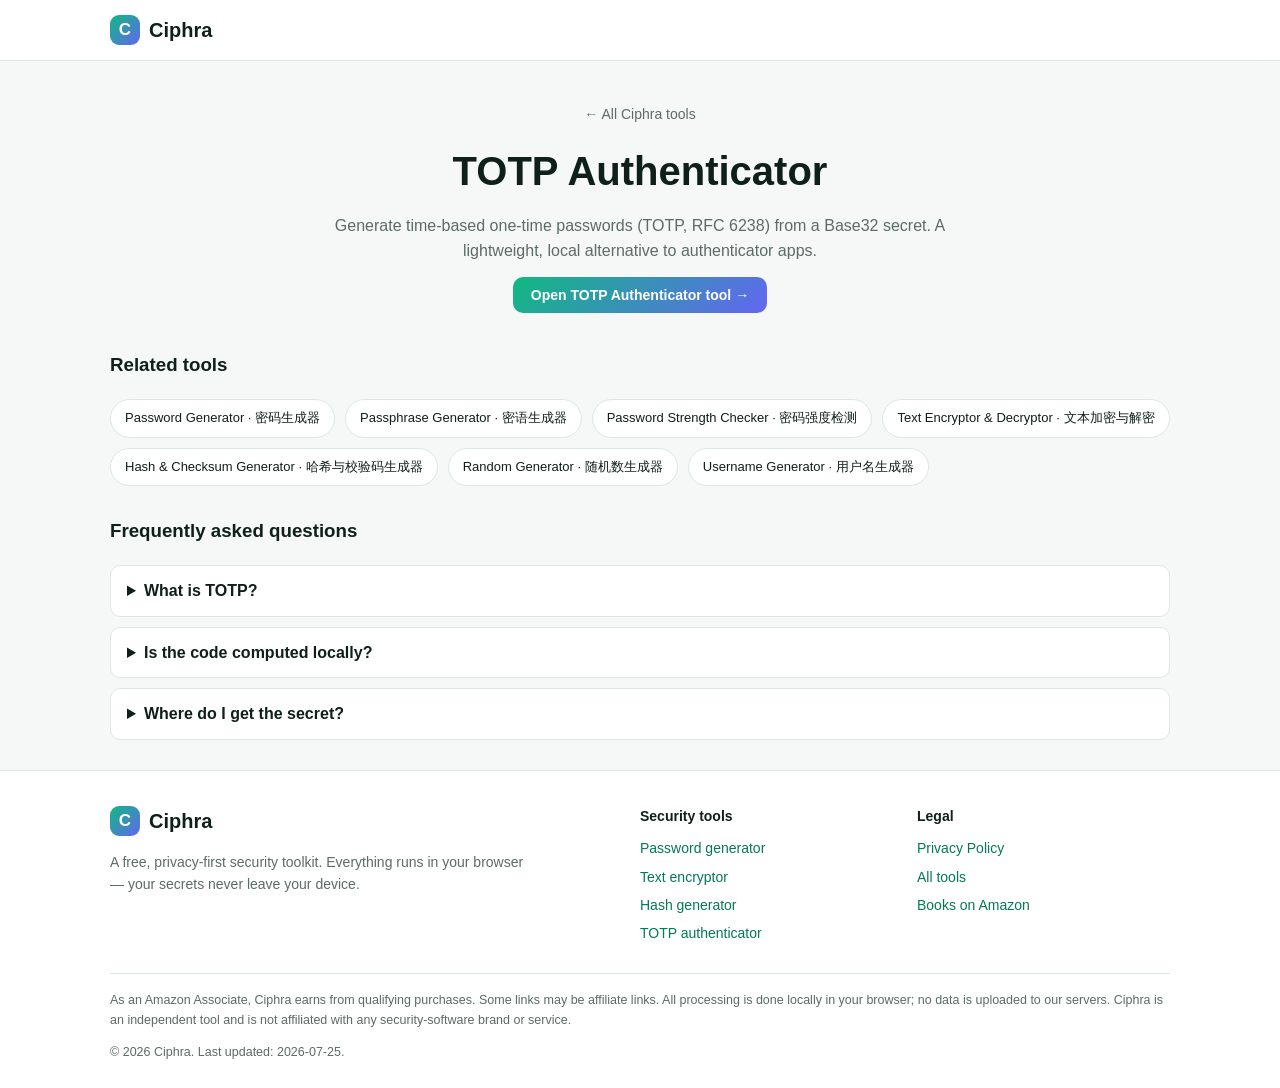
<file: tools/totp-authenticator.html>
<!DOCTYPE html>
<html lang="en" data-theme="light" data-lang="en">
<head>
<meta charset="UTF-8" />
<meta name="viewport" content="width=device-width, initial-scale=1" />
<title>TOTP Authenticator — Free Online Tool | Ciphra</title>
<meta name="description" content="Generate time-based one-time passwords (TOTP, RFC 6238) from a Base32 secret. A lightweight, local alternative to authenticator apps." />
<meta name="robots" content="index,follow" />
<link rel="canonical" href="https://ciphra.com/tools/totp-authenticator.html" />
<link rel="alternate" hreflang="en" href="https://ciphra.com/tools/totp-authenticator.html" />
<link rel="alternate" hreflang="zh-CN" href="https://ciphra.com/tools/totp-authenticator.html" />
<link rel="alternate" hreflang="x-default" href="https://ciphra.com/tools/totp-authenticator.html" />
<meta property="og:type" content="website" />
<meta property="og:title" content="TOTP Authenticator — Ciphra" />
<meta property="og:description" content="Generate time-based one-time passwords (TOTP, RFC 6238) from a Base32 secret. A lightweight, local alternative to authenticator apps." />
<meta property="og:url" content="https://ciphra.com/tools/totp-authenticator.html" />
<meta property="og:image" content="https://ciphra.com/og-image.png" />
<link rel="icon" type="image/svg+xml" href="../favicon.svg" />
<link rel="stylesheet" href="../styles.css" />
<script type="application/ld+json">{"@context":"https://schema.org","@type":"WebPage","name":"TOTP Authenticator — Ciphra","url":"https://ciphra.com/tools/totp-authenticator.html","description":"Generate time-based one-time passwords (TOTP, RFC 6238) from a Base32 secret. A lightweight, local alternative to authenticator apps.","inLanguage":["en","zh-CN"],"isPartOf":{"@type":"WebSite","name":"Ciphra","url":"https://ciphra.com/"}}</script>
<script type="application/ld+json">{"@context":"https://schema.org","@type":"FAQPage","mainEntity":[{"@type":"Question","name":"What is TOTP?","acceptedAnswer":{"@type":"Answer","text":"TOTP (RFC 6238) produces a 6-digit code that changes every 30 seconds, based on a shared secret and the current time."}},{"@type":"Question","name":"Is the code computed locally?","acceptedAnswer":{"@type":"Answer","text":"Yes. The code is derived on your device from the secret and the current time; nothing is uploaded."}},{"@type":"Question","name":"Where do I get the secret?","acceptedAnswer":{"@type":"Answer","text":"From the service you are securing (e.g. its two-factor setup page). Paste the Base32 secret to begin."}}]}</script>
</head>
<body>
<header class="site-header">
  <div class="wrap header-inner">
    <a class="brand" href="../index.html"><span class="logo">C</span><span>Ciphra</span></a>
  </div>
</header>
<main class="wrap">
  <section class="landing-hero">
    <a class="backlink" href="../index.html" data-en="← All Ciphra tools" data-zh="← 返回 Ciphra 全部工具">← All Ciphra tools</a>
    <h1>TOTP Authenticator</h1>
    <p data-en="Generate time-based one-time passwords (TOTP, RFC 6238) from a Base32 secret. A lightweight, local alternative to authenticator apps." data-zh="根据 Base32 密钥生成基于时间的一次性密码（TOTP，RFC 6238），是验证器应用的轻量本地替代方案。">Generate time-based one-time passwords (TOTP, RFC 6238) from a Base32 secret. A lightweight, local alternative to authenticator apps.</p>
    <a class="btn" href="../index.html#tool-totp" data-en="Open TOTP Authenticator tool →" data-zh="打开动态验证码生成器工具 →">Open TOTP Authenticator tool →</a>
  </section>
  <section>
    <h3 data-en="Related tools" data-zh="相关工具">Related tools</h3>
    <div class="related"><a href="password-generator.html">Password Generator · 密码生成器</a><a href="passphrase-generator.html">Passphrase Generator · 密语生成器</a><a href="password-strength.html">Password Strength Checker · 密码强度检测</a><a href="text-encryptor.html">Text Encryptor & Decryptor · 文本加密与解密</a><a href="hash-generator.html">Hash & Checksum Generator · 哈希与校验码生成器</a><a href="random-generator.html">Random Generator · 随机数生成器</a><a href="username-generator.html">Username Generator · 用户名生成器</a></div>
  </section>
  <section class="faq">
    <h3 data-en="Frequently asked questions" data-zh="常见问题">Frequently asked questions</h3>
    
      <details><summary>What is TOTP?</summary><p data-en="TOTP (RFC 6238) produces a 6-digit code that changes every 30 seconds, based on a shared secret and the current time." data-zh="TOTP（RFC 6238）基于共享密钥与当前时间，每 30 秒生成一个 6 位验证码。">TOTP (RFC 6238) produces a 6-digit code that changes every 30 seconds, based on a shared secret and the current time.</p></details>
      <details><summary>Is the code computed locally?</summary><p data-en="Yes. The code is derived on your device from the secret and the current time; nothing is uploaded." data-zh="是的。验证码由设备根据密钥与当前时间在本地推导，不会上传。">Yes. The code is derived on your device from the secret and the current time; nothing is uploaded.</p></details>
      <details><summary>Where do I get the secret?</summary><p data-en="From the service you are securing (e.g. its two-factor setup page). Paste the Base32 secret to begin." data-zh="来自你要保护的服务的两步验证设置页。粘贴其 Base32 密钥即可开始。">From the service you are securing (e.g. its two-factor setup page). Paste the Base32 secret to begin.</p></details>
  </section>
</main>
<footer class="site-footer">
  <div class="wrap">
    <div class="foot-grid">
      <div>
        <div class="brand" style="margin-bottom:10px"><span class="logo">C</span><span>Ciphra</span></div>
        <p class="priv-safe" data-en="A free, privacy-first security toolkit. Everything runs in your browser — your secrets never leave your device." data-zh="免费、注重隐私的安全工具集。所有操作都在你的浏览器中完成——密钥绝不离开你的设备。">A free, privacy-first security toolkit. Everything runs in your browser — your secrets never leave your device.</p>
      </div>
      <div>
        <h4 data-en="Security tools" data-zh="安全工具">Security tools</h4>
        <ul>
          <li><a href="../index.html#tool-password" data-en="Password generator" data-zh="密码生成器">Password generator</a></li>
          <li><a href="../index.html#tool-encrypt" data-en="Text encryptor" data-zh="文本加密">Text encryptor</a></li>
          <li><a href="../index.html#tool-hash" data-en="Hash generator" data-zh="哈希生成器">Hash generator</a></li>
          <li><a href="../index.html#tool-totp" data-en="TOTP authenticator" data-zh="TOTP 验证器">TOTP authenticator</a></li>
        </ul>
      </div>
      <div>
        <h4 data-en="Legal" data-zh="法律">Legal</h4>
        <ul>
          <li><a href="../privacy.html" data-en="Privacy Policy" data-zh="隐私政策">Privacy Policy</a></li>
          <li><a href="../index.html" data-en="All tools" data-zh="全部工具">All tools</a></li>
          <li><a href="https://www.amazon.com/s?k=cybersecurity+books&tag=ciphra-20" target="_blank" rel="sponsored nofollow noopener" data-en="Books on Amazon" data-zh="Amazon 上的图书">Books on Amazon</a></li>
        </ul>
      </div>
    </div>
    <p class="disclosure" data-en="As an Amazon Associate, Ciphra earns from qualifying purchases. Some links may be affiliate links. All processing is done locally in your browser; no data is uploaded to our servers. Ciphra is an independent tool and is not affiliated with any security-software brand or service." data-zh="作为 Amazon Associates 会员，Ciphra 可从符合条件的购买中获得收益。部分链接可能为联盟链接。所有处理均在你的浏览器本地完成，数据不会上传到我们的服务器。Ciphra 是独立工具，与任何安全软件品牌或服务无隶属关系。">As an Amazon Associate, Ciphra earns from qualifying purchases. Some links may be affiliate links. All processing is done locally in your browser; no data is uploaded to our servers. Ciphra is an independent tool and is not affiliated with any security-software brand or service.</p>
    <p class="copyright" data-en="© 2026 Ciphra. Last updated: 2026-07-25." data-zh="© 2026 Ciphra。最后更新：2026-07-25。">© 2026 Ciphra. Last updated: 2026-07-25.</p>
  </div>
</footer>
</body>
</html>
</file>
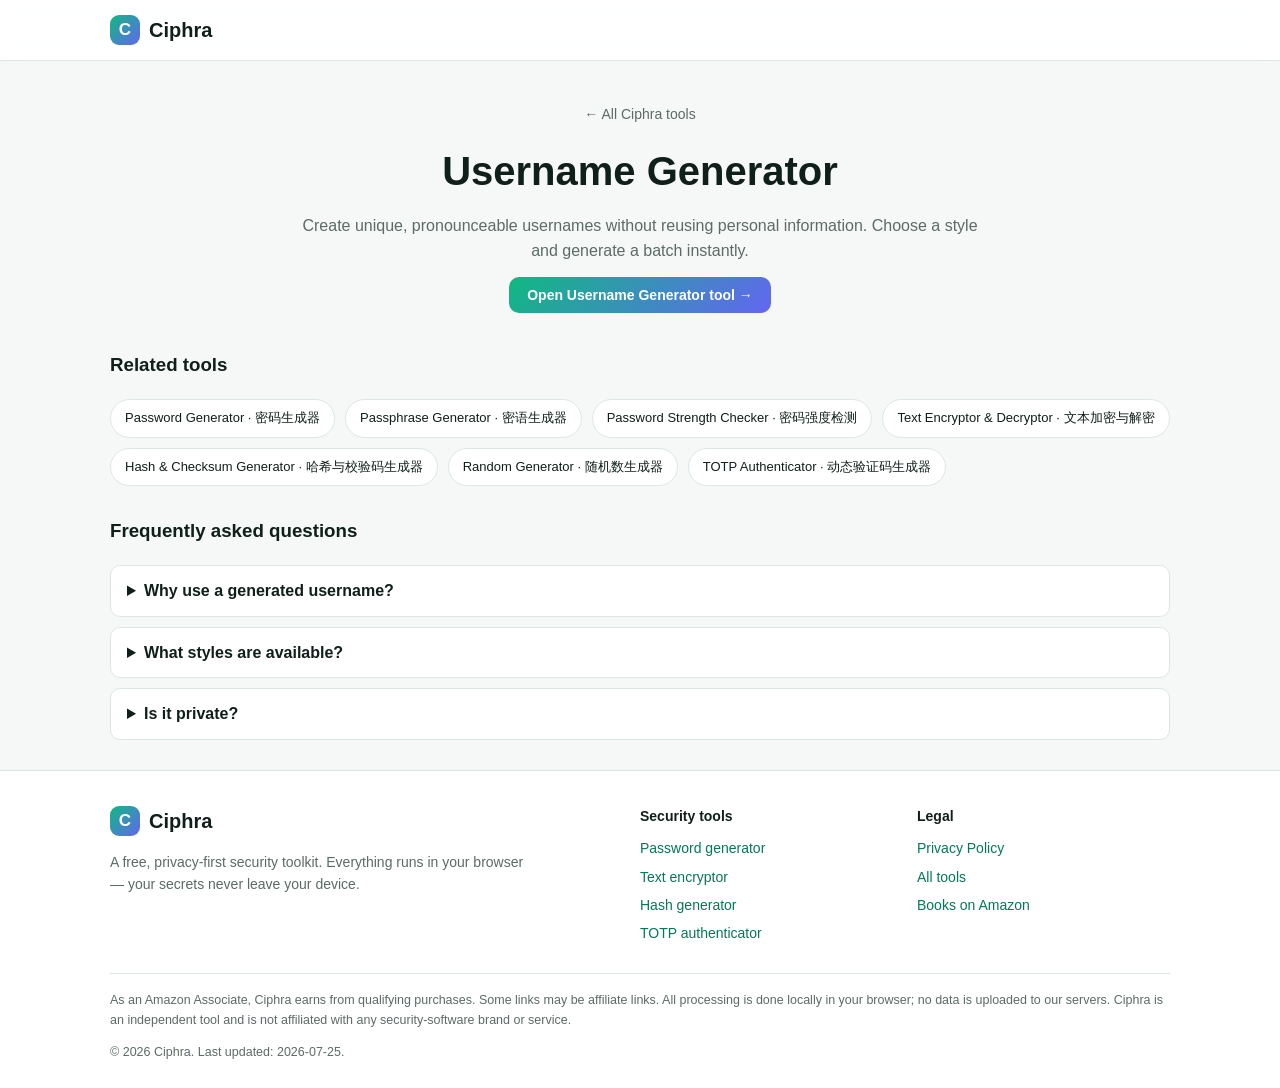
<file: tools/username-generator.html>
<!DOCTYPE html>
<html lang="en" data-theme="light" data-lang="en">
<head>
<meta charset="UTF-8" />
<meta name="viewport" content="width=device-width, initial-scale=1" />
<title>Username Generator — Free Online Tool | Ciphra</title>
<meta name="description" content="Create unique, pronounceable usernames without reusing personal information. Choose a style and generate a batch instantly." />
<meta name="robots" content="index,follow" />
<link rel="canonical" href="https://ciphra.com/tools/username-generator.html" />
<link rel="alternate" hreflang="en" href="https://ciphra.com/tools/username-generator.html" />
<link rel="alternate" hreflang="zh-CN" href="https://ciphra.com/tools/username-generator.html" />
<link rel="alternate" hreflang="x-default" href="https://ciphra.com/tools/username-generator.html" />
<meta property="og:type" content="website" />
<meta property="og:title" content="Username Generator — Ciphra" />
<meta property="og:description" content="Create unique, pronounceable usernames without reusing personal information. Choose a style and generate a batch instantly." />
<meta property="og:url" content="https://ciphra.com/tools/username-generator.html" />
<meta property="og:image" content="https://ciphra.com/og-image.png" />
<link rel="icon" type="image/svg+xml" href="../favicon.svg" />
<link rel="stylesheet" href="../styles.css" />
<script type="application/ld+json">{"@context":"https://schema.org","@type":"WebPage","name":"Username Generator — Ciphra","url":"https://ciphra.com/tools/username-generator.html","description":"Create unique, pronounceable usernames without reusing personal information. Choose a style and generate a batch instantly.","inLanguage":["en","zh-CN"],"isPartOf":{"@type":"WebSite","name":"Ciphra","url":"https://ciphra.com/"}}</script>
<script type="application/ld+json">{"@context":"https://schema.org","@type":"FAQPage","mainEntity":[{"@type":"Question","name":"Why use a generated username?","acceptedAnswer":{"@type":"Answer","text":"Unique handles reduce the chance of being tracked across sites and avoid exposing real names."}},{"@type":"Question","name":"What styles are available?","acceptedAnswer":{"@type":"Answer","text":"Word + number, adjective_noun, and leet-style word — each with adjustable count."}},{"@type":"Question","name":"Is it private?","acceptedAnswer":{"@type":"Answer","text":"Yes. Names are assembled locally in your browser."}}]}</script>
</head>
<body>
<header class="site-header">
  <div class="wrap header-inner">
    <a class="brand" href="../index.html"><span class="logo">C</span><span>Ciphra</span></a>
  </div>
</header>
<main class="wrap">
  <section class="landing-hero">
    <a class="backlink" href="../index.html" data-en="← All Ciphra tools" data-zh="← 返回 Ciphra 全部工具">← All Ciphra tools</a>
    <h1>Username Generator</h1>
    <p data-en="Create unique, pronounceable usernames without reusing personal information. Choose a style and generate a batch instantly." data-zh="在不复用个人信息的前提下创建独特、易读的用户名。选择风格，即可批量生成。">Create unique, pronounceable usernames without reusing personal information. Choose a style and generate a batch instantly.</p>
    <a class="btn" href="../index.html#tool-username" data-en="Open Username Generator tool →" data-zh="打开用户名生成器工具 →">Open Username Generator tool →</a>
  </section>
  <section>
    <h3 data-en="Related tools" data-zh="相关工具">Related tools</h3>
    <div class="related"><a href="password-generator.html">Password Generator · 密码生成器</a><a href="passphrase-generator.html">Passphrase Generator · 密语生成器</a><a href="password-strength.html">Password Strength Checker · 密码强度检测</a><a href="text-encryptor.html">Text Encryptor & Decryptor · 文本加密与解密</a><a href="hash-generator.html">Hash & Checksum Generator · 哈希与校验码生成器</a><a href="random-generator.html">Random Generator · 随机数生成器</a><a href="totp-authenticator.html">TOTP Authenticator · 动态验证码生成器</a></div>
  </section>
  <section class="faq">
    <h3 data-en="Frequently asked questions" data-zh="常见问题">Frequently asked questions</h3>
    
      <details><summary>Why use a generated username?</summary><p data-en="Unique handles reduce the chance of being tracked across sites and avoid exposing real names." data-zh="独特的昵称可降低跨站被追踪的概率，也避免暴露真实姓名。">Unique handles reduce the chance of being tracked across sites and avoid exposing real names.</p></details>
      <details><summary>What styles are available?</summary><p data-en="Word + number, adjective_noun, and leet-style word — each with adjustable count." data-zh="支持「单词+数字」「形容词_名词」以及「极客替换词」三种风格，数量可调。">Word + number, adjective_noun, and leet-style word — each with adjustable count.</p></details>
      <details><summary>Is it private?</summary><p data-en="Yes. Names are assembled locally in your browser." data-zh="是的。用户名在你的浏览器本地组合生成。">Yes. Names are assembled locally in your browser.</p></details>
  </section>
</main>
<footer class="site-footer">
  <div class="wrap">
    <div class="foot-grid">
      <div>
        <div class="brand" style="margin-bottom:10px"><span class="logo">C</span><span>Ciphra</span></div>
        <p class="priv-safe" data-en="A free, privacy-first security toolkit. Everything runs in your browser — your secrets never leave your device." data-zh="免费、注重隐私的安全工具集。所有操作都在你的浏览器中完成——密钥绝不离开你的设备。">A free, privacy-first security toolkit. Everything runs in your browser — your secrets never leave your device.</p>
      </div>
      <div>
        <h4 data-en="Security tools" data-zh="安全工具">Security tools</h4>
        <ul>
          <li><a href="../index.html#tool-password" data-en="Password generator" data-zh="密码生成器">Password generator</a></li>
          <li><a href="../index.html#tool-encrypt" data-en="Text encryptor" data-zh="文本加密">Text encryptor</a></li>
          <li><a href="../index.html#tool-hash" data-en="Hash generator" data-zh="哈希生成器">Hash generator</a></li>
          <li><a href="../index.html#tool-totp" data-en="TOTP authenticator" data-zh="TOTP 验证器">TOTP authenticator</a></li>
        </ul>
      </div>
      <div>
        <h4 data-en="Legal" data-zh="法律">Legal</h4>
        <ul>
          <li><a href="../privacy.html" data-en="Privacy Policy" data-zh="隐私政策">Privacy Policy</a></li>
          <li><a href="../index.html" data-en="All tools" data-zh="全部工具">All tools</a></li>
          <li><a href="https://www.amazon.com/s?k=cybersecurity+books&tag=ciphra-20" target="_blank" rel="sponsored nofollow noopener" data-en="Books on Amazon" data-zh="Amazon 上的图书">Books on Amazon</a></li>
        </ul>
      </div>
    </div>
    <p class="disclosure" data-en="As an Amazon Associate, Ciphra earns from qualifying purchases. Some links may be affiliate links. All processing is done locally in your browser; no data is uploaded to our servers. Ciphra is an independent tool and is not affiliated with any security-software brand or service." data-zh="作为 Amazon Associates 会员，Ciphra 可从符合条件的购买中获得收益。部分链接可能为联盟链接。所有处理均在你的浏览器本地完成，数据不会上传到我们的服务器。Ciphra 是独立工具，与任何安全软件品牌或服务无隶属关系。">As an Amazon Associate, Ciphra earns from qualifying purchases. Some links may be affiliate links. All processing is done locally in your browser; no data is uploaded to our servers. Ciphra is an independent tool and is not affiliated with any security-software brand or service.</p>
    <p class="copyright" data-en="© 2026 Ciphra. Last updated: 2026-07-25." data-zh="© 2026 Ciphra。最后更新：2026-07-25。">© 2026 Ciphra. Last updated: 2026-07-25.</p>
  </div>
</footer>
</body>
</html>
</file>
<file: styles.css>
:root {
  --bg: #f6f8f7;
  --surface: #ffffff;
  --surface-2: #eef3f1;
  --text: #0f1f1a;
  --muted: #5b6b66;
  --border: #dce7e3;
  --brand: #10b981;
  --brand-2: #6366f1;
  --brand-ink: #047857;
  --danger: #ef4444;
  --ok: #10b981;
  --warn: #f59e0b;
  --shadow: 0 1px 3px rgba(15, 31, 26, .08), 0 10px 30px rgba(15, 31, 26, .06);
  --radius: 14px;
}
[data-theme="dark"] {
  --bg: #0a1411;
  --surface: #0f1d18;
  --surface-2: #16271f;
  --text: #e7efeb;
  --muted: #93a39c;
  --border: #1f342b;
  --brand: #34d399;
  --brand-2: #818cf8;
  --brand-ink: #6ee7b7;
  --shadow: 0 1px 3px rgba(0, 0, 0, .45), 0 12px 34px rgba(0, 0, 0, .4);
}
* { box-sizing: border-box; }
html, body { margin: 0; padding: 0; }
body {
  font-family: -apple-system, BlinkMacSystemFont, "Segoe UI", Roboto, Helvetica, Arial, "PingFang SC", "Microsoft YaHei", sans-serif;
  background: var(--bg); color: var(--text); line-height: 1.6;
  -webkit-font-smoothing: antialiased;
}
a { color: var(--brand-ink); text-decoration: none; }
a:hover { text-decoration: underline; }
.wrap { max-width: 1100px; margin: 0 auto; padding: 0 20px; }
code, .mono { font-family: ui-monospace, "SF Mono", Menlo, Consolas, monospace; }

/* header */
.site-header { position: sticky; top: 0; z-index: 50; background: color-mix(in srgb, var(--surface) 88%, transparent); backdrop-filter: blur(10px); border-bottom: 1px solid var(--border); }
.header-inner { display: flex; align-items: center; justify-content: space-between; height: 60px; }
.brand { display: flex; align-items: center; gap: 9px; font-weight: 800; font-size: 20px; color: var(--text); }
.brand:hover { text-decoration: none; }
.logo { width: 30px; height: 30px; border-radius: 9px; background: linear-gradient(135deg, var(--brand), var(--brand-2)); color: #fff; display: grid; place-items: center; font-weight: 800; font-size: 17px; }
.header-actions { display: flex; align-items: center; gap: 10px; }
.seg { display: inline-flex; background: var(--surface-2); border: 1px solid var(--border); border-radius: 999px; padding: 3px; }
.seg button { border: 0; background: transparent; color: var(--muted); font-weight: 600; padding: 5px 12px; border-radius: 999px; cursor: pointer; font-size: 13px; }
.seg button.active { background: var(--brand); color: #fff; }
.toggle-btn { border: 1px solid var(--border); background: var(--surface-2); color: var(--text); border-radius: 999px; padding: 6px 12px; cursor: pointer; font-weight: 600; font-size: 13px; }

/* hero */
.hero { text-align: center; padding: 54px 20px 26px; }
.hero h1 { font-size: clamp(28px, 5vw, 46px); margin: 0 0 14px; letter-spacing: -.5px; }
.hero .hl { background: linear-gradient(120deg, var(--brand), var(--brand-2)); -webkit-background-clip: text; background-clip: text; color: transparent; }
.hero .sub { font-size: 17px; color: var(--muted); max-width: 760px; margin: 0 auto; }
.badges { display: flex; flex-wrap: wrap; gap: 10px; justify-content: center; margin: 22px 0 8px; }
.badge { display: inline-flex; align-items: center; gap: 7px; background: var(--surface); border: 1px solid var(--border); border-radius: 999px; padding: 7px 14px; font-size: 13px; color: var(--muted); box-shadow: var(--shadow); }
.badge .dot { width: 8px; height: 8px; border-radius: 50%; background: linear-gradient(135deg, var(--brand), var(--brand-2)); }
.steps { display: grid; grid-template-columns: repeat(3, 1fr); gap: 16px; max-width: 760px; margin: 30px auto 0; text-align: left; }
.step { background: var(--surface); border: 1px solid var(--border); border-radius: var(--radius); padding: 16px; box-shadow: var(--shadow); }
.step .n { width: 26px; height: 26px; border-radius: 50%; background: var(--brand); color: #fff; display: grid; place-items: center; font-weight: 800; font-size: 13px; margin-bottom: 8px; }
.step b { display: block; font-size: 15px; }
.step span { font-size: 13px; color: var(--muted); }

/* tool nav */
.toolnav { position: sticky; top: 60px; z-index: 40; background: color-mix(in srgb, var(--bg) 92%, transparent); backdrop-filter: blur(8px); border-bottom: 1px solid var(--border); }
.toolnav-inner { display: flex; gap: 6px; overflow-x: auto; padding: 10px 20px; scrollbar-width: thin; }
.tab { border: 1px solid var(--border); background: var(--surface); color: var(--text); padding: 8px 15px; border-radius: 999px; cursor: pointer; font-weight: 600; font-size: 13.5px; white-space: nowrap; }
.tab:hover { border-color: var(--brand); }
.tab.active { background: linear-gradient(135deg, var(--brand), var(--brand-2)); color: #fff; border-color: transparent; }

/* studio / panels */
.studio { padding: 26px 20px 30px; }
.tool-panel { display: none; }
.tool-panel.active { display: grid; grid-template-columns: 380px 1fr; gap: 22px; align-items: start; }
.panel { background: var(--surface); border: 1px solid var(--border); border-radius: var(--radius); padding: 18px; box-shadow: var(--shadow); }
.panel-label { display: block; font-weight: 700; font-size: 14px; margin-bottom: 8px; }
.input { width: 100%; border: 1px solid var(--border); border-radius: 10px; padding: 11px 12px; font-size: 14px; background: var(--surface-2); color: var(--text); font-family: inherit; }
textarea.input { resize: vertical; min-height: 120px; font-family: ui-monospace, "SF Mono", Menlo, Consolas, monospace; font-size: 13px; }
.hint { font-size: 12px; color: var(--muted); margin-top: 6px; }
.row { display: flex; align-items: center; justify-content: space-between; gap: 12px; padding: 7px 0; border-bottom: 1px dashed var(--border); }
.row:last-child { border-bottom: 0; }
.row .opt-label { font-size: 14px; }
.row input[type="text"], .row input[type="number"], .row select { width: 150px; border: 1px solid var(--border); border-radius: 8px; padding: 7px 10px; background: var(--surface-2); color: var(--text); font-size: 13px; }
.row input[type="color"] { width: 46px; height: 32px; border: 1px solid var(--border); border-radius: 8px; background: var(--surface-2); padding: 2px; cursor: pointer; }
.range { width: 150px; accent-color: var(--brand); }
.switch { display: inline-flex; align-items: center; gap: 9px; cursor: pointer; font-size: 14px; }
.switch input { width: 18px; height: 18px; accent-color: var(--brand); }
.checkgroup { display: flex; flex-wrap: wrap; gap: 8px; }
.checkgroup label { display: inline-flex; align-items: center; gap: 6px; font-size: 13px; background: var(--surface-2); border: 1px solid var(--border); border-radius: 999px; padding: 6px 11px; cursor: pointer; }

/* output */
.preview-panel { display: flex; flex-direction: column; gap: 14px; }
.out-box { width: 100%; background: var(--surface-2); border: 1px solid var(--border); border-radius: 12px; padding: 16px; }
.out-pre { margin: 0; white-space: pre-wrap; word-break: break-all; font-family: ui-monospace, "SF Mono", Menlo, Consolas, monospace; font-size: 13px; color: var(--text); }
.out-big { font-size: 22px; font-weight: 800; letter-spacing: .5px; word-break: break-all; }
.actions { display: flex; gap: 10px; flex-wrap: wrap; }
.btn { border: 0; background: linear-gradient(135deg, var(--brand), var(--brand-2)); color: #fff; font-weight: 700; padding: 10px 18px; border-radius: 10px; cursor: pointer; font-size: 14px; }
.btn:hover { text-decoration: none; opacity: .94; }
.btn.ghost { background: var(--surface-2); color: var(--text); border: 1px solid var(--border); }
.btn.sm { padding: 7px 12px; font-size: 13px; }

/* strength meter */
.meter { height: 12px; border-radius: 999px; background: var(--surface-2); border: 1px solid var(--border); overflow: hidden; margin: 10px 0 6px; }
.meter > span { display: block; height: 100%; width: 0; transition: width .25s, background .25s; }
.feedback { font-size: 13px; color: var(--muted); }
.feedback li { margin: 3px 0; }

/* totp */
.totp-code { font-size: 40px; font-weight: 800; letter-spacing: 6px; color: var(--brand-ink); font-family: ui-monospace, "SF Mono", Menlo, Consolas, monospace; }
.totp-ring { transform: rotate(-90deg); }
.totp-ring circle { fill: none; stroke-width: 6; }
.totp-ring .bg { stroke: var(--border); }
.totp-ring .fg { stroke: var(--brand); transition: stroke-dashoffset 1s linear; }

/* features */
.features { padding: 30px 20px 50px; }
.features h2 { text-align: center; font-size: 28px; margin: 0 0 26px; }
.feature-grid { display: grid; grid-template-columns: repeat(3, 1fr); gap: 18px; }
.feature { background: var(--surface); border: 1px solid var(--border); border-radius: var(--radius); padding: 20px; box-shadow: var(--shadow); }
.feature .ficon { font-size: 26px; margin-bottom: 8px; }
.feature h3 { margin: 0 0 6px; font-size: 17px; }
.feature p { margin: 0; color: var(--muted); font-size: 14px; }

/* footer */
.site-footer { background: var(--surface); border-top: 1px solid var(--border); padding: 34px 0 26px; margin-top: 20px; }
.foot-grid { display: grid; grid-template-columns: 2fr 1fr 1fr; gap: 24px; }
.foot-grid h4 { font-size: 14px; margin: 0 0 10px; }
.foot-grid ul { list-style: none; padding: 0; margin: 0; }
.foot-grid li { margin: 6px 0; font-size: 14px; }
.priv-safe { color: var(--muted); font-size: 14px; max-width: 420px; }
.disclosure { color: var(--muted); font-size: 12.5px; margin-top: 22px; border-top: 1px solid var(--border); padding-top: 16px; }
.copyright { color: var(--muted); font-size: 12.5px; margin: 8px 0 0; }

/* landing */
.landing-hero { padding: 40px 0 24px; text-align: center; }
.landing-hero h1 { font-size: clamp(26px, 4vw, 40px); margin: 12px 0 10px; }
.landing-hero p { color: var(--muted); max-width: 680px; margin: 0 auto 18px; font-size: 16px; }
.backlink { color: var(--muted); font-size: 14px; }
.related { display: flex; flex-wrap: wrap; gap: 10px; }
.related a { background: var(--surface); border: 1px solid var(--border); border-radius: 999px; padding: 8px 14px; font-size: 13px; color: var(--text); }
.faq { margin: 30px 0; }
.faq details { background: var(--surface); border: 1px solid var(--border); border-radius: 10px; padding: 12px 16px; margin-bottom: 10px; }
.faq summary { font-weight: 700; cursor: pointer; }
.faq p { color: var(--muted); margin: 8px 0 0; font-size: 14px; }

@media (max-width: 860px) {
  .tool-panel.active { grid-template-columns: 1fr; }
  .feature-grid { grid-template-columns: 1fr; }
  .foot-grid { grid-template-columns: 1fr; }
  .steps { grid-template-columns: 1fr; }
}
</file>
